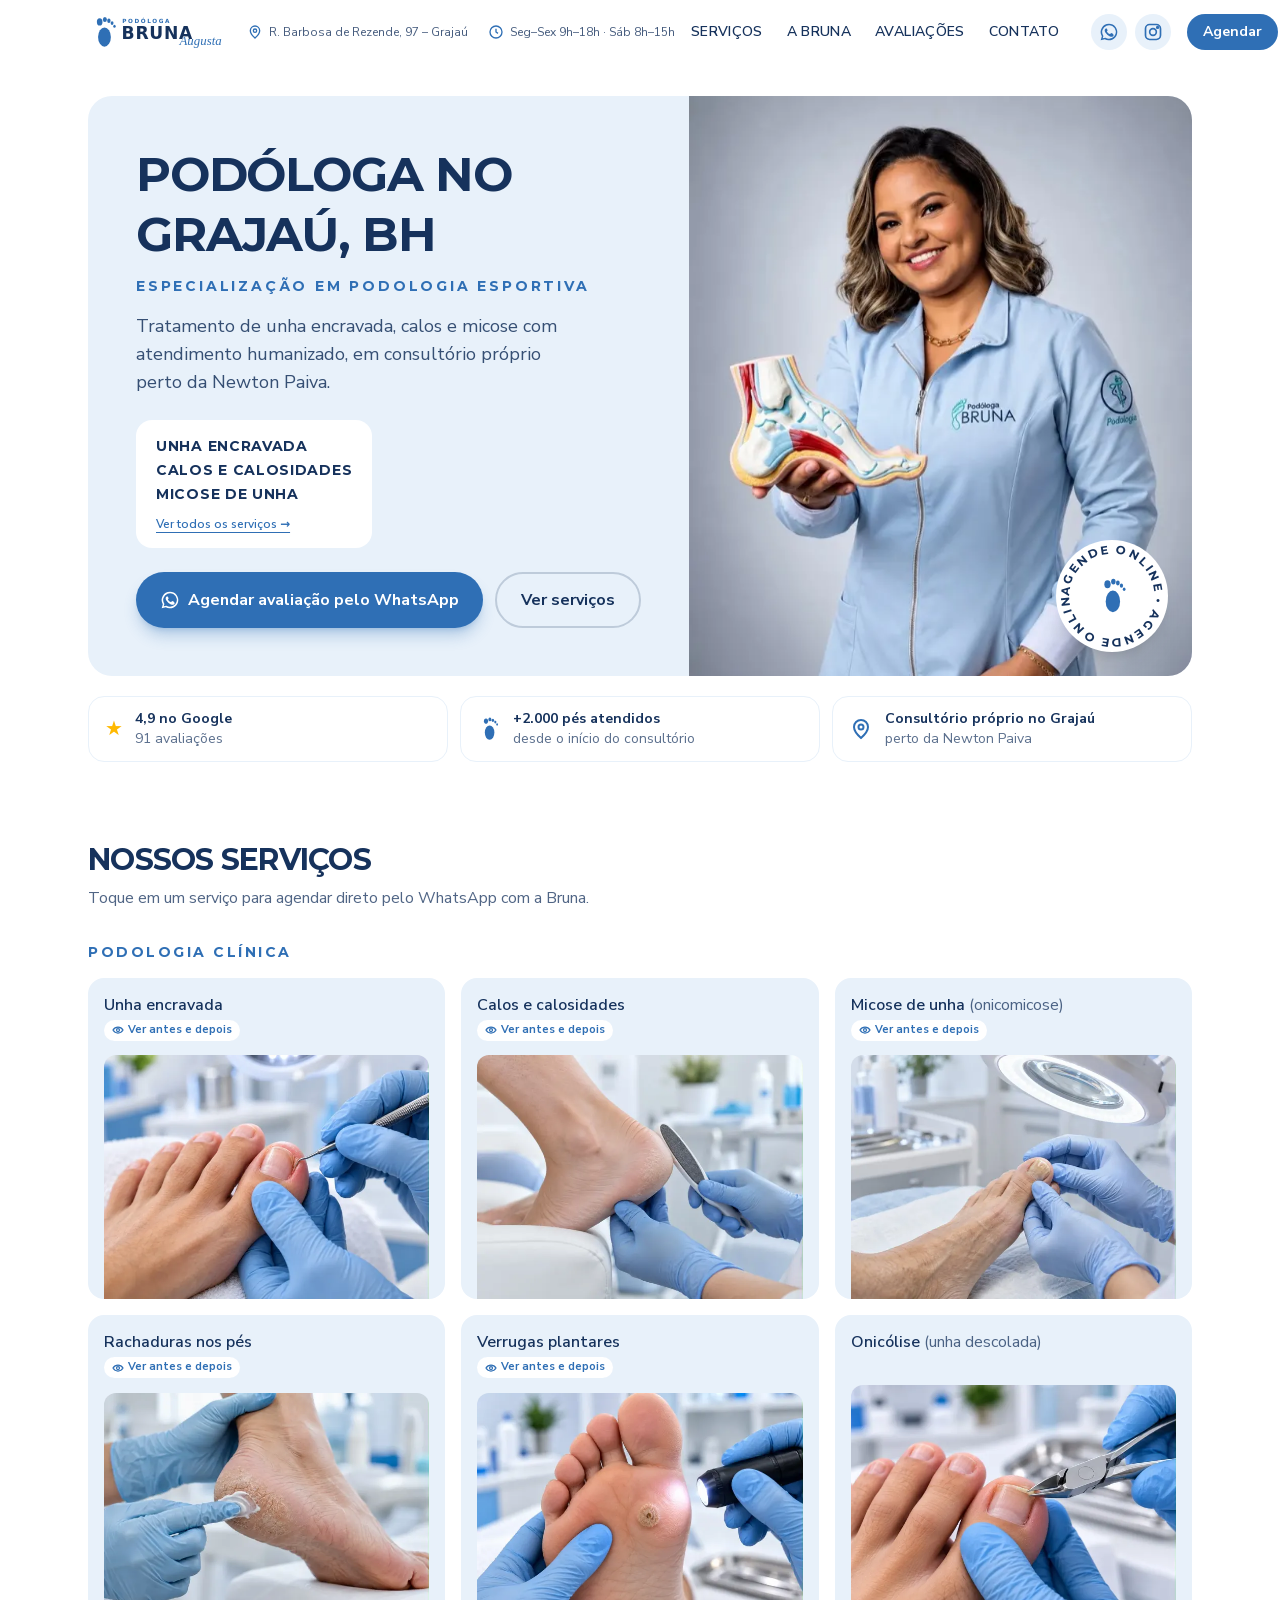
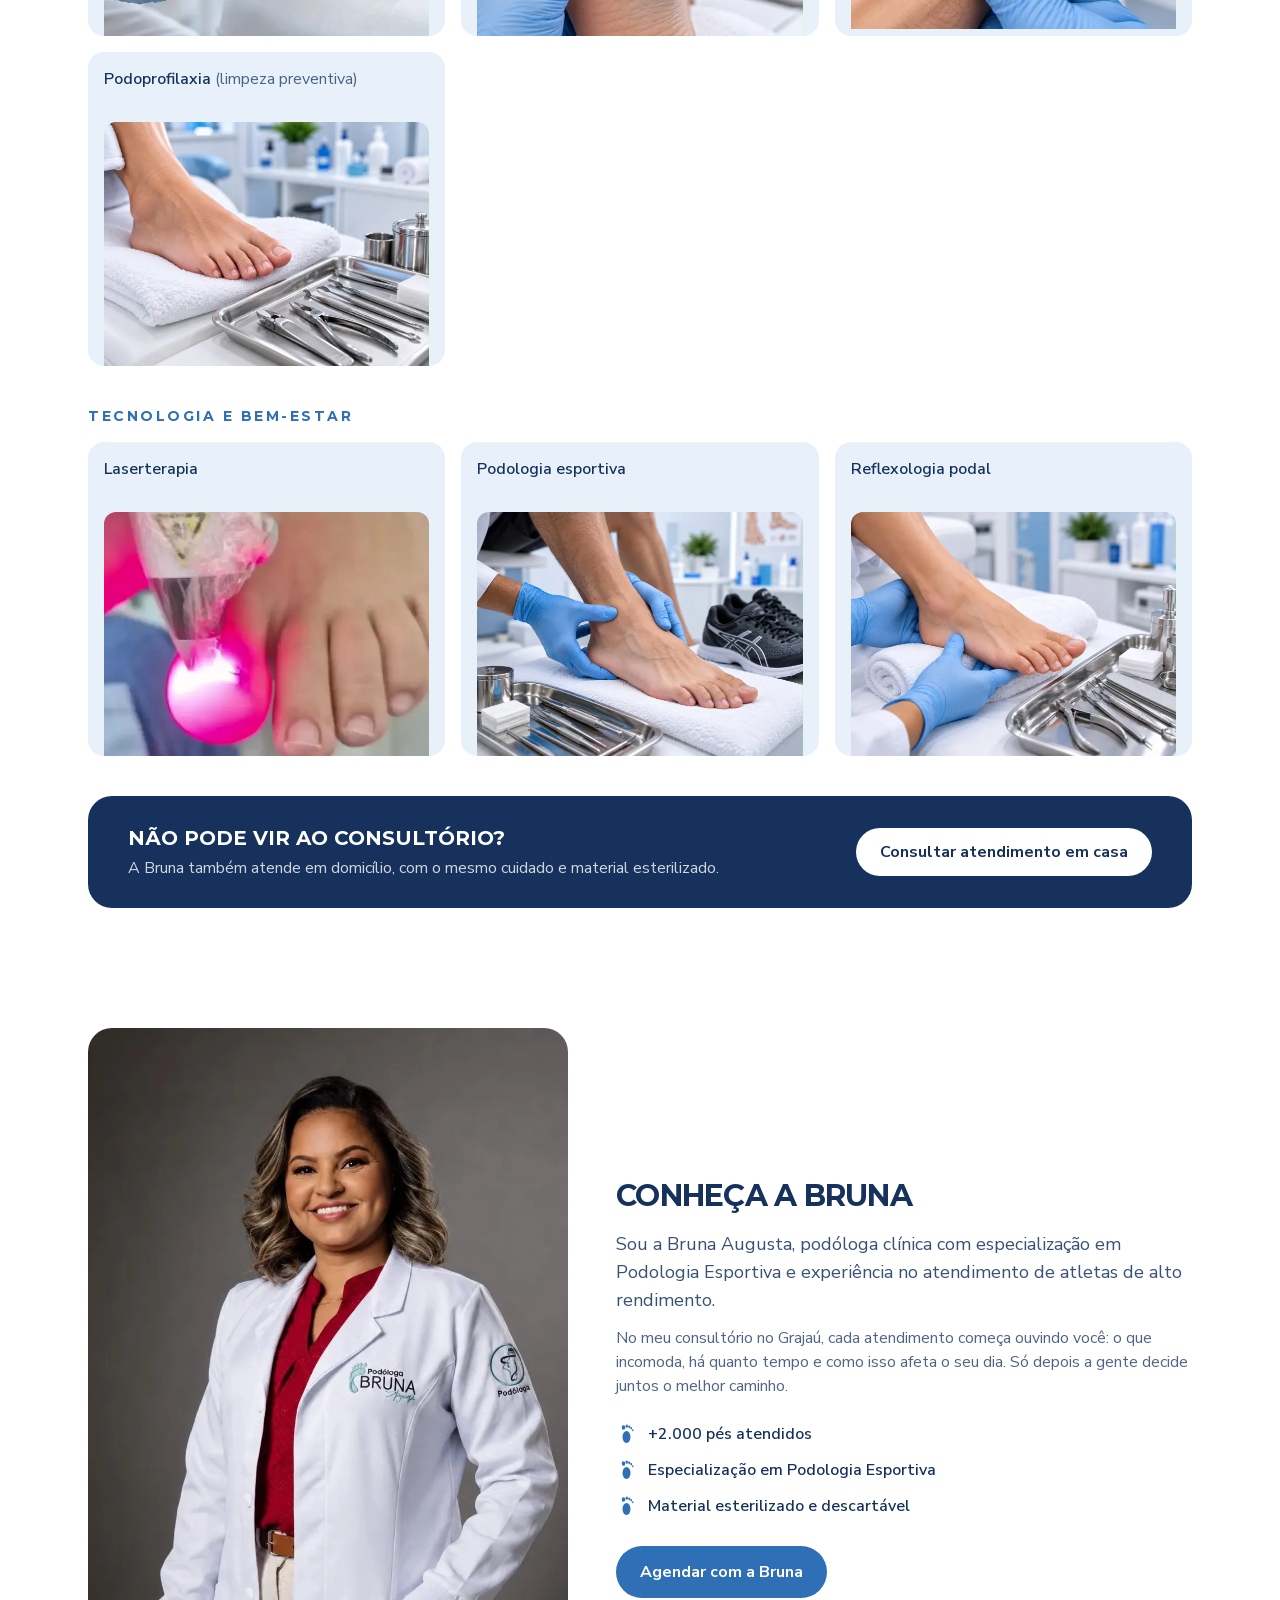
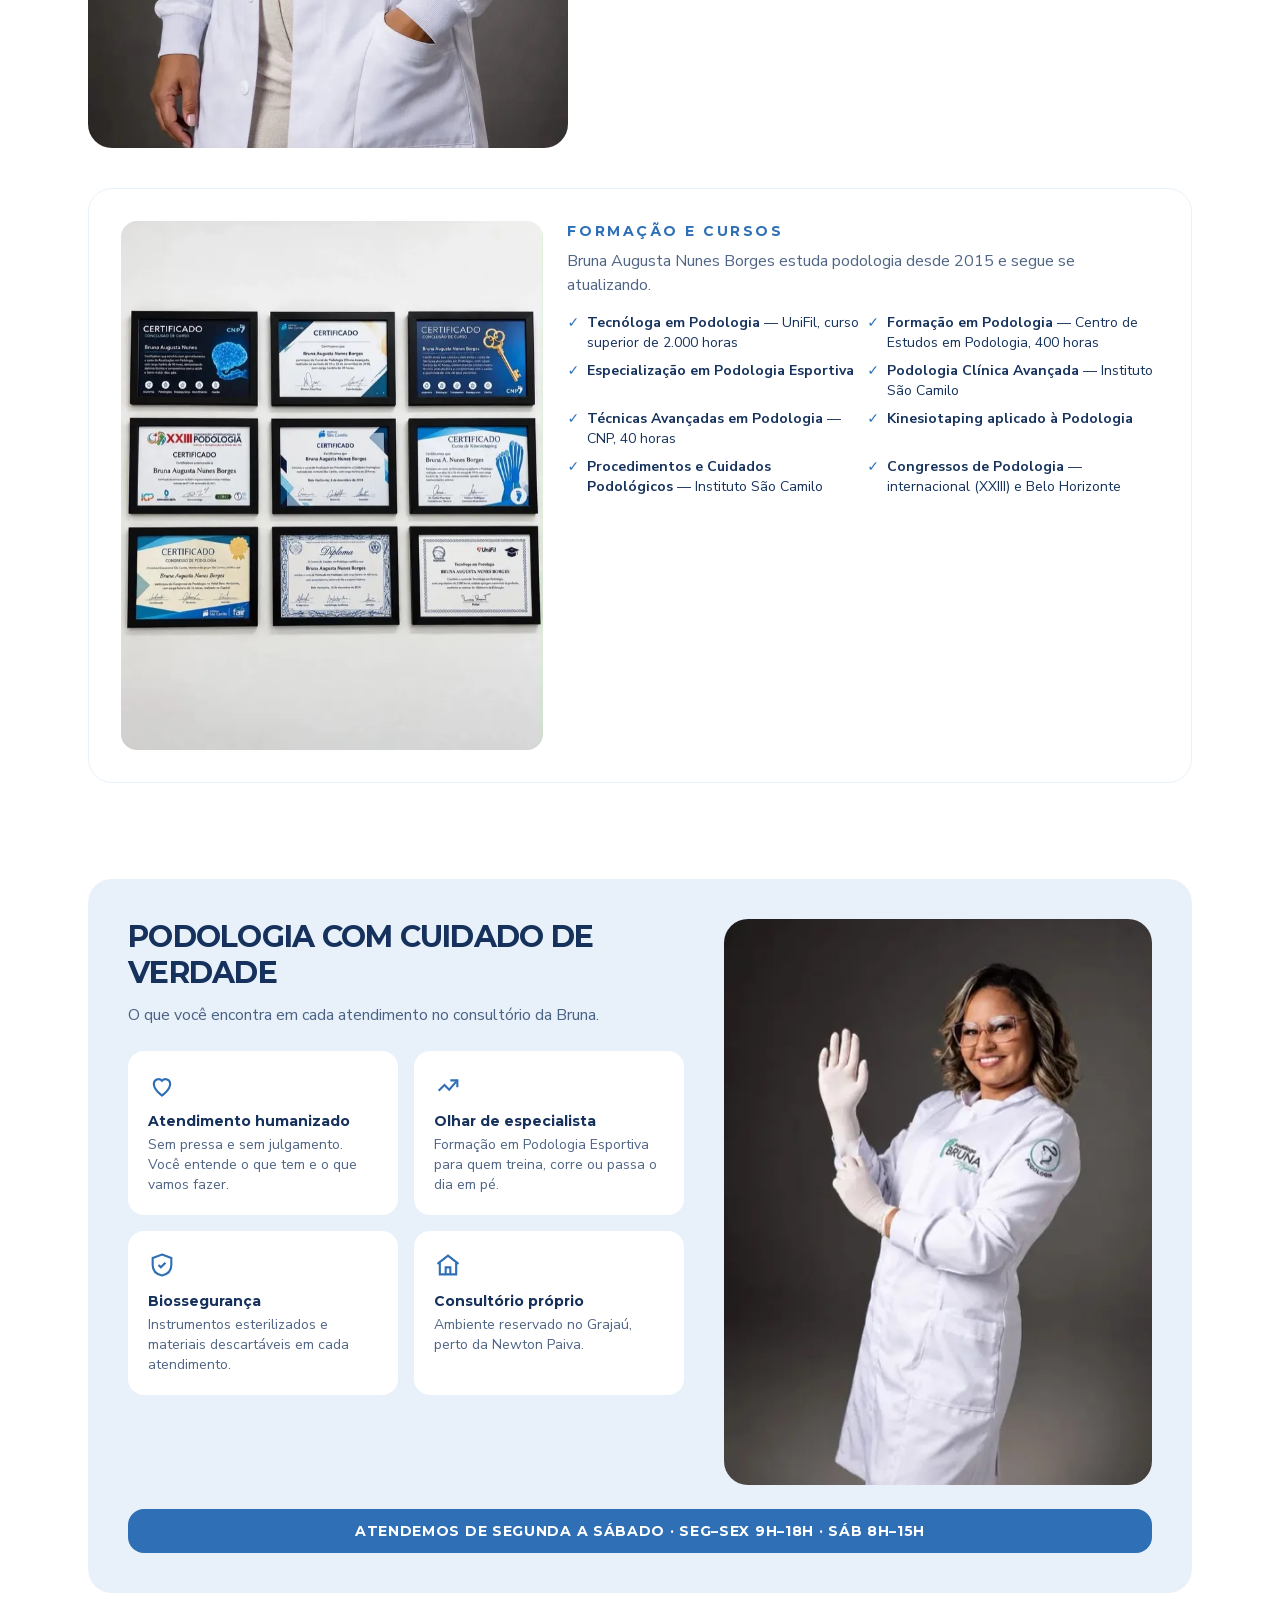
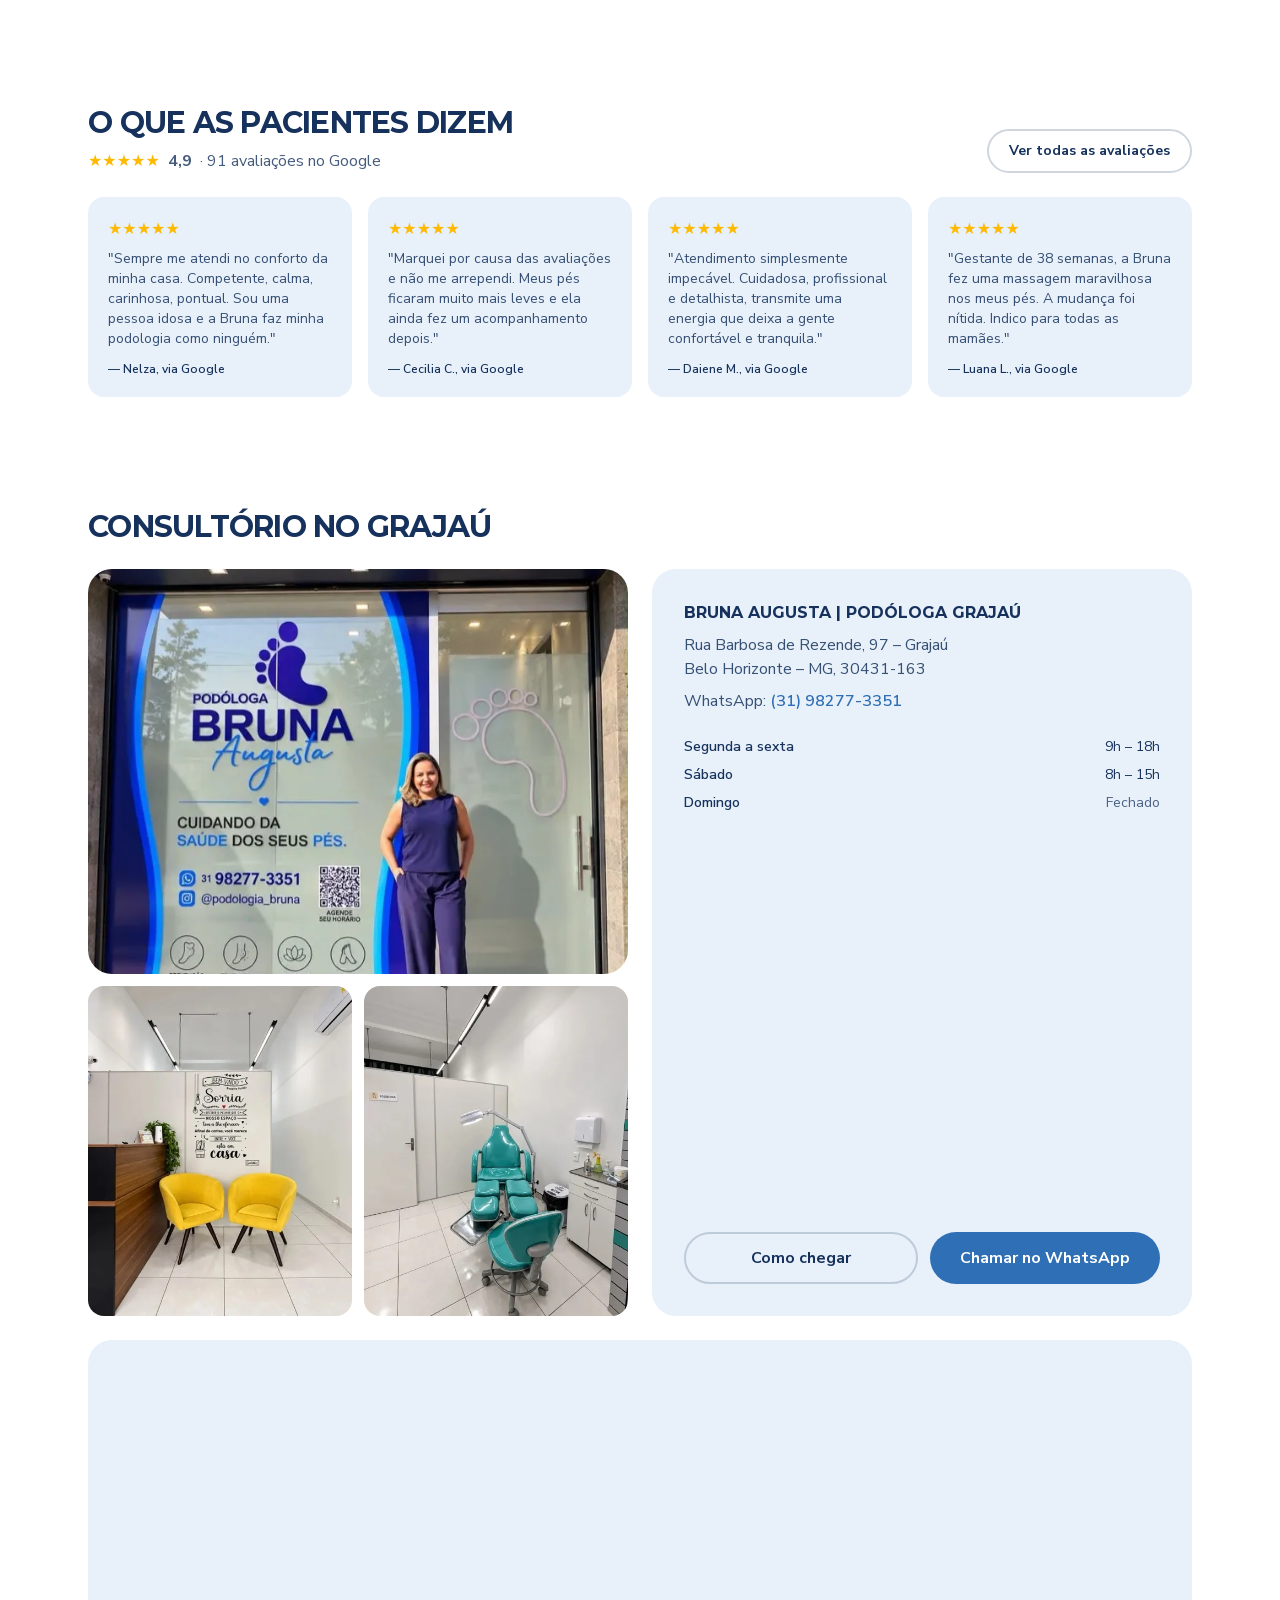
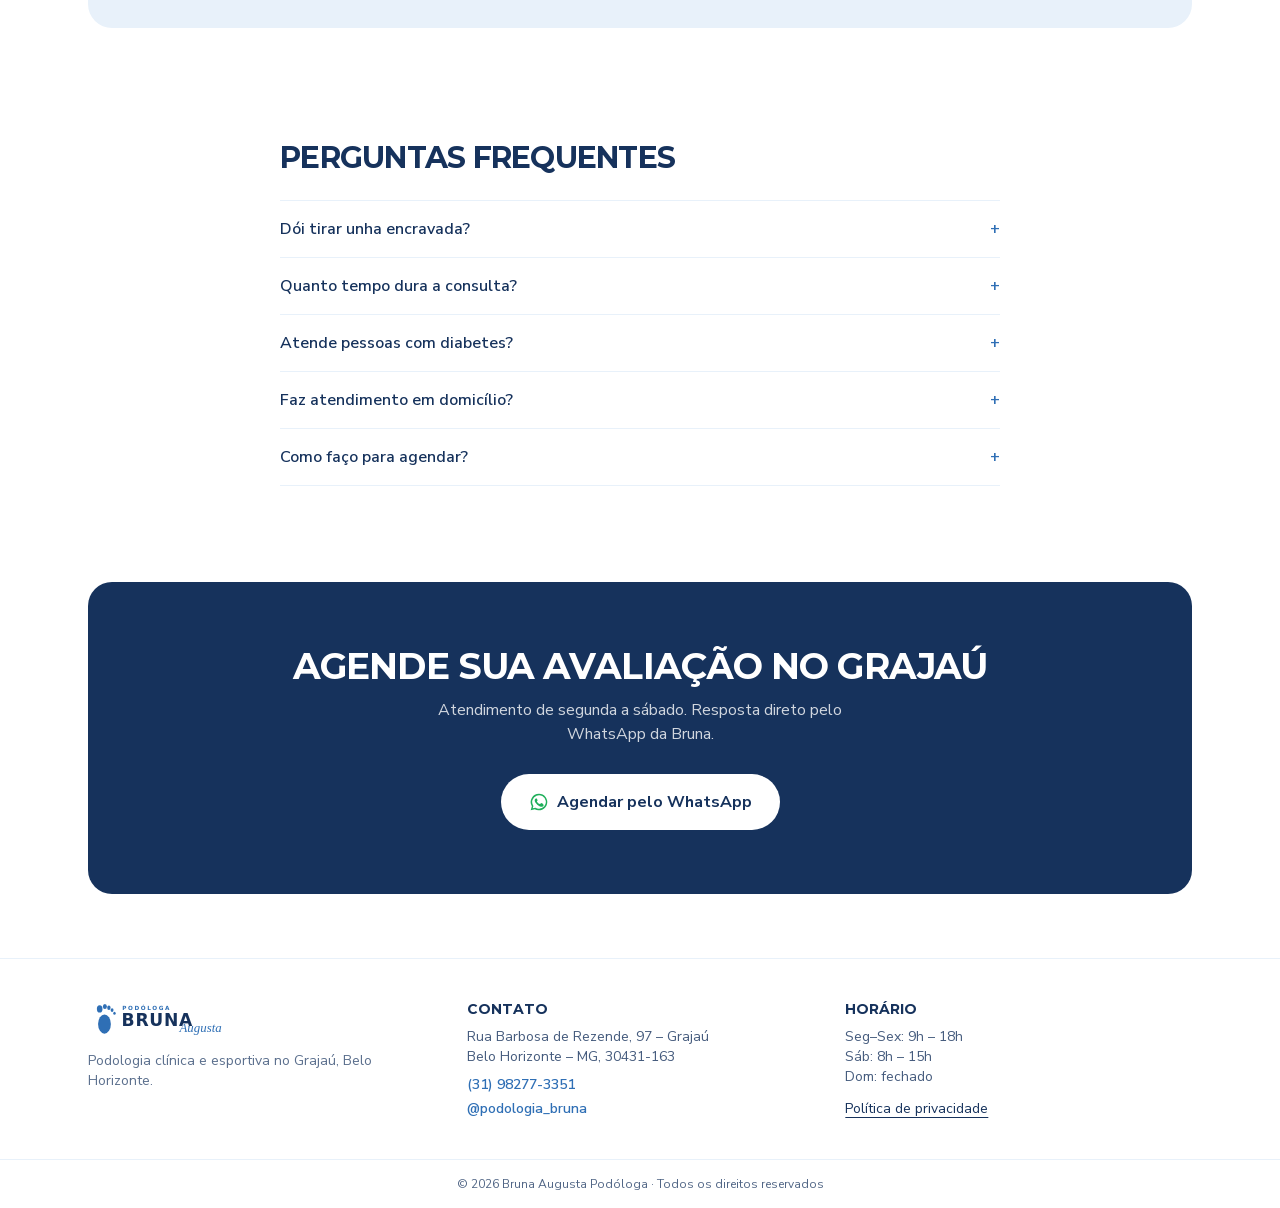
<file: index.html>
<!doctype html>
<html lang="pt-BR">
<head>
  <meta charset="utf-8">
  <meta name="viewport" content="width=device-width, initial-scale=1">
  <title>Podóloga no Grajaú, BH | Bruna Augusta</title>
  <meta name="description" content="Podóloga no Grajaú, Belo Horizonte. Tratamento de unha encravada, calos, micose e laserterapia com atendimento humanizado. Nota 4,9 no Google. Agende pelo WhatsApp.">
  <link rel="canonical" href="https://www.podologabruna.com.br/">
  <meta property="og:type" content="website">
  <meta property="og:locale" content="pt_BR">
  <meta property="og:title" content="Podóloga no Grajaú, BH | Bruna Augusta">
  <meta property="og:description" content="Unha encravada, calos, micose e laserterapia com atendimento humanizado. Nota 4,9 no Google. Agende pelo WhatsApp.">
  <meta property="og:image" content="https://www.podologabruna.com.br/assets/img/og-image.jpg">
  <meta property="og:url" content="https://www.podologabruna.com.br/">
  <meta name="theme-color" content="#16325C">
  <link rel="icon" href="favicon.svg" type="image/svg+xml">
  <link rel="preload" as="font" type="font/woff2" href="assets/fonts/montserrat.woff2" crossorigin>
  <link rel="preload" as="image" fetchpriority="high" imagesrcset="assets/img/hero-bruna-atendendo-640.webp 640w, assets/img/hero-bruna-atendendo-960.webp 960w, assets/img/hero-bruna-atendendo-1280.webp 1280w" imagesizes="(min-width: 768px) 45vw, calc(100vw - 32px)">
  <link rel="stylesheet" href="assets/css/styles.css?v=48275c3">
  <script type="application/ld+json">{"@context":"https://schema.org","@type":["MedicalBusiness","LocalBusiness"],"name":"Bruna Augusta | Podóloga Grajaú","image":"https://www.podologabruna.com.br/assets/img/og-image.jpg","url":"https://www.podologabruna.com.br/","telephone":"+55-31-98277-3351","priceRange":"$$","address":{"@type":"PostalAddress","streetAddress":"Rua Barbosa de Rezende, 97","addressLocality":"Belo Horizonte","addressRegion":"MG","postalCode":"30431-163","addressCountry":"BR"},"geo":{"@type":"GeoCoordinates","latitude":-19.9382503,"longitude":-43.9652466},"areaServed":["Grajaú","Gutierrez","Nova Granada","Prado","Belo Horizonte"],"openingHoursSpecification":[{"@type":"OpeningHoursSpecification","dayOfWeek":["Monday","Tuesday","Wednesday","Thursday","Friday"],"opens":"09:00","closes":"18:00"},{"@type":"OpeningHoursSpecification","dayOfWeek":"Saturday","opens":"08:00","closes":"15:00"}],"aggregateRating":{"@type":"AggregateRating","ratingValue":"4.9","reviewCount":"91"},"sameAs":["https://www.instagram.com/podologia_bruna/"],"medicalSpecialty":"Podiatric"}</script>
</head>
<body>

<!-- TOPO -->
<header class="fixed inset-x-0 top-0 z-40 bg-white transition-shadow">
  <div class="mx-auto flex max-w-6xl items-center gap-4 px-4 py-3 lg:px-6">
    <a href="#inicio" class="shrink-0" aria-label="Podóloga Bruna Augusta – início">
      <img src="assets/img/logo.svg" alt="Logotipo Podóloga Bruna Augusta" width="150" height="42" class="h-9 w-auto md:h-10">
    </a>

    <div class="hidden xl:flex items-center gap-5 text-xs text-marinho/80 whitespace-nowrap">
      <span class="flex items-center gap-1.5">
        <svg class="h-4 w-4 text-azul" viewBox="0 0 24 24" fill="none" stroke="currentColor" stroke-width="2" aria-hidden="true"><path d="M12 21s-7-6.2-7-11a7 7 0 0 1 14 0c0 4.8-7 11-7 11z"/><circle cx="12" cy="10" r="2.5"/></svg>
        R. Barbosa de Rezende, 97 – Grajaú
      </span>
      <span class="flex items-center gap-1.5">
        <svg class="h-4 w-4 text-azul" viewBox="0 0 24 24" fill="none" stroke="currentColor" stroke-width="2" aria-hidden="true"><circle cx="12" cy="12" r="9"/><path d="M12 7v5l3 2"/></svg>
        Seg–Sex 9h–18h · Sáb 8h–15h
      </span>
    </div>

    <nav class="ml-auto hidden md:flex items-center gap-6 text-sm font-semibold uppercase tracking-wide whitespace-nowrap" aria-label="Principal">
      <a href="#servicos" class="hover:text-azul">Serviços</a>
      <a href="#bruna" class="hover:text-azul">A Bruna</a>
      <a href="#avaliacoes" class="hover:text-azul">Avaliações</a>
      <a href="#contato" class="hover:text-azul">Contato</a>
    </nav>

    <div class="hidden md:flex items-center gap-2 md:ml-4">
      <a href="https://wa.me/553182773351?text=Ol%C3%A1%2C%20vim%20do%20site%20e%20quero%20agendar%20uma%20avalia%C3%A7%C3%A3o" class="js-wa grid h-9 w-9 place-items-center rounded-full bg-azul-claro text-azul hover:bg-azul hover:text-white" aria-label="WhatsApp">
        <svg class="h-5 w-5" viewBox="0 0 24 24" fill="currentColor" aria-hidden="true"><path d="M12 2a10 10 0 0 0-8.6 15.1L2 22l5-1.3A10 10 0 1 0 12 2zm0 18.2a8.2 8.2 0 0 1-4.2-1.2l-.3-.2-3 .8.8-2.9-.2-.3A8.2 8.2 0 1 1 12 20.2zm4.5-6.1c-.2-.1-1.5-.7-1.7-.8s-.4-.1-.6.1-.6.8-.8 1c-.1.2-.3.2-.5.1a6.7 6.7 0 0 1-3.3-2.9c-.3-.4.3-.4.7-1.3.1-.2 0-.3 0-.4l-.8-1.8c-.2-.5-.4-.4-.6-.4h-.5a1 1 0 0 0-.7.3 3 3 0 0 0-.9 2.2 5.2 5.2 0 0 0 1.1 2.8 11.9 11.9 0 0 0 4.6 4c1.7.7 2.3.8 3.1.7a2.7 2.7 0 0 0 1.8-1.3 2.2 2.2 0 0 0 .1-1.2c0-.2-.2-.2-.4-.3z"/></svg>
      </a>
      <a href="https://www.instagram.com/podologia_bruna/" target="_blank" rel="noopener" class="grid h-9 w-9 place-items-center rounded-full bg-azul-claro text-azul hover:bg-azul hover:text-white" aria-label="Instagram">
        <svg class="h-5 w-5" viewBox="0 0 24 24" fill="none" stroke="currentColor" stroke-width="2" aria-hidden="true"><rect x="3" y="3" width="18" height="18" rx="5"/><circle cx="12" cy="12" r="4"/><circle cx="17.5" cy="6.5" r="1" fill="currentColor"/></svg>
      </a>
    </div>

    <a href="https://wa.me/553182773351?text=Ol%C3%A1%2C%20vim%20do%20site%20e%20quero%20agendar%20uma%20avalia%C3%A7%C3%A3o" class="js-wa ml-auto md:ml-0 rounded-full bg-azul px-4 py-2 text-sm font-bold text-white hover:bg-marinho">Agendar</a>

    <button id="menu-btn" class="md:hidden grid h-10 w-10 place-items-center rounded-full text-marinho" aria-expanded="false" aria-controls="menu-mobile" aria-label="Abrir menu">
      <svg class="h-6 w-6" viewBox="0 0 24 24" fill="none" stroke="currentColor" stroke-width="2" aria-hidden="true"><path d="M4 7h16M4 12h16M4 17h16"/></svg>
    </button>
  </div>

  <nav id="menu-mobile" hidden class="md:hidden border-t border-azul-claro bg-white px-4 py-3" aria-label="Menu do celular">
    <a href="#servicos" class="block py-2 font-semibold">Serviços</a>
    <a href="#bruna" class="block py-2 font-semibold">A Bruna</a>
    <a href="#avaliacoes" class="block py-2 font-semibold">Avaliações</a>
    <a href="#contato" class="block py-2 font-semibold">Contato</a>
    <div class="mt-2 flex gap-3 border-t border-azul-claro pt-3 text-sm">
      <a href="https://www.instagram.com/podologia_bruna/" target="_blank" rel="noopener" class="text-azul font-semibold">Instagram</a>
      <span class="text-marinho/75">R. Barbosa de Rezende, 97 – Grajaú</span>
    </div>
  </nav>
</header>

<main id="inicio" class="pt-20 md:pt-24">

<!-- HERO -->
<section class="mx-auto max-w-6xl px-4 lg:px-6">
  <div class="relative overflow-hidden rounded-3xl bg-azul-claro">
    <div class="grid md:grid-cols-[1.1fr_1fr]">
      <div class="flex flex-col justify-center p-6 md:p-10 lg:p-12">
        <h1 class="text-3xl leading-tight md:text-4xl lg:text-5xl">Podóloga no Grajaú, BH</h1>
        <p class="mt-3 font-titulo text-xs font-bold uppercase tracking-[0.2em] text-azul md:text-sm">Especialização em Podologia Esportiva</p>
        <p class="mt-4 max-w-md text-base text-marinho/85 md:text-lg">Tratamento de unha encravada, calos e micose com atendimento humanizado, em consultório próprio perto da Newton Paiva.</p>

        <div class="mt-6 inline-flex w-fit flex-col gap-1 rounded-2xl bg-white px-5 py-4 font-titulo text-xs font-bold uppercase tracking-wider md:text-sm">
          <span>Unha encravada</span>
          <span>Calos e calosidades</span>
          <span>Micose de unha</span>
          <a href="#servicos" class="mt-2 font-texto text-xs font-semibold normal-case tracking-normal text-azul underline underline-offset-4">Ver todos os serviços →</a>
        </div>

        <div class="mt-6 flex flex-col gap-3 sm:flex-row">
          <a href="https://wa.me/553182773351?text=Ol%C3%A1%2C%20vim%20do%20site%20e%20quero%20agendar%20uma%20avalia%C3%A7%C3%A3o" class="js-wa inline-flex items-center justify-center gap-2 md:whitespace-nowrap rounded-full bg-azul px-6 py-3.5 text-base font-bold text-white shadow-lg shadow-azul/30 hover:bg-marinho">
            <svg class="h-5 w-5" viewBox="0 0 24 24" fill="currentColor" aria-hidden="true"><path d="M12 2a10 10 0 0 0-8.6 15.1L2 22l5-1.3A10 10 0 1 0 12 2zm0 18.2a8.2 8.2 0 0 1-4.2-1.2l-.3-.2-3 .8.8-2.9-.2-.3A8.2 8.2 0 1 1 12 20.2zm4.5-6.1c-.2-.1-1.5-.7-1.7-.8s-.4-.1-.6.1-.6.8-.8 1c-.1.2-.3.2-.5.1a6.7 6.7 0 0 1-3.3-2.9c-.3-.4.3-.4.7-1.3.1-.2 0-.3 0-.4l-.8-1.8c-.2-.5-.4-.4-.6-.4h-.5a1 1 0 0 0-.7.3 3 3 0 0 0-.9 2.2 5.2 5.2 0 0 0 1.1 2.8 11.9 11.9 0 0 0 4.6 4c1.7.7 2.3.8 3.1.7a2.7 2.7 0 0 0 1.8-1.3 2.2 2.2 0 0 0 .1-1.2c0-.2-.2-.2-.4-.3z"/></svg>
            Agendar avaliação pelo WhatsApp
          </a>
          <a href="#servicos" class="inline-flex items-center justify-center md:whitespace-nowrap rounded-full border-2 border-marinho/20 px-6 py-3.5 text-base font-bold text-marinho hover:border-marinho">Ver serviços</a>
        </div>
      </div>

      <div class="relative aspect-[3/4] md:aspect-auto md:min-h-[560px]">
        <img src="assets/img/hero-bruna-atendendo-640.webp" srcset="assets/img/hero-bruna-atendendo-640.webp 640w, assets/img/hero-bruna-atendendo-960.webp 960w, assets/img/hero-bruna-atendendo-1280.webp 1280w" sizes="(min-width: 768px) 45vw, calc(100vw - 32px)" width="640" height="960" fetchpriority="high" alt="Podóloga Bruna Augusta sorrindo, de jaleco azul, segurando um modelo anatômico do pé" class="absolute inset-0 h-full w-full object-cover object-top">
        <a href="https://wa.me/553182773351?text=Ol%C3%A1%2C%20vim%20do%20site%20e%20quero%20agendar%20uma%20avalia%C3%A7%C3%A3o" class="js-wa absolute bottom-4 right-4 grid h-28 w-28 place-items-center rounded-full bg-white shadow-xl md:bottom-6 md:right-6">
          <svg class="selo-girando absolute inset-0 h-full w-full" viewBox="0 0 100 100" role="img" aria-label="Agende online">
            <defs><path id="circ" d="M50,50 m-38,0 a38,38 0 1,1 76,0 a38,38 0 1,1 -76,0"/></defs>
            <text class="font-titulo" font-size="10.5" font-weight="700" fill="#16325C" letter-spacing="1.5"><textPath href="#circ" aria-hidden="true">AGENDE ONLINE • AGENDE ONLINE •</textPath></text>
          </svg>
          <svg class="h-9 w-9 text-azul" viewBox="0 0 64 80" fill="currentColor" aria-hidden="true"><ellipse cx="34" cy="52" rx="16" ry="24"/><ellipse cx="22" cy="14" rx="7" ry="9"/><ellipse cx="35" cy="8" rx="5" ry="6.5"/><ellipse cx="45" cy="11" rx="4.2" ry="5.5"/><ellipse cx="53" cy="17" rx="3.6" ry="4.6"/><ellipse cx="59" cy="25" rx="3" ry="3.8"/></svg>
        </a>
      </div>
    </div>
  </div>

  <!-- faixa de confiança -->
  <ul class="mt-5 grid gap-3 sm:grid-cols-3">
    <li class="flex items-center gap-3 rounded-2xl border border-azul-claro px-4 py-3">
      <span class="text-xl text-amber-400" aria-hidden="true">★</span>
      <span class="text-sm"><strong class="font-bold">4,9 no Google</strong><br><span class="text-marinho/70">91 avaliações</span></span>
    </li>
    <li class="flex items-center gap-3 rounded-2xl border border-azul-claro px-4 py-3">
      <svg class="h-6 w-6 shrink-0 text-azul" viewBox="0 0 64 80" fill="currentColor" aria-hidden="true"><ellipse cx="34" cy="52" rx="16" ry="24"/><ellipse cx="22" cy="14" rx="7" ry="9"/><ellipse cx="35" cy="8" rx="5" ry="6.5"/><ellipse cx="45" cy="11" rx="4.2" ry="5.5"/><ellipse cx="53" cy="17" rx="3.6" ry="4.6"/><ellipse cx="59" cy="25" rx="3" ry="3.8"/></svg>
      <span class="text-sm"><strong class="font-bold">+2.000 pés atendidos</strong><br><span class="text-marinho/70">desde o início do consultório</span></span>
    </li>
    <li class="flex items-center gap-3 rounded-2xl border border-azul-claro px-4 py-3">
      <svg class="h-6 w-6 shrink-0 text-azul" viewBox="0 0 24 24" fill="none" stroke="currentColor" stroke-width="2" aria-hidden="true"><path d="M12 21s-7-6.2-7-11a7 7 0 0 1 14 0c0 4.8-7 11-7 11z"/><circle cx="12" cy="10" r="2.5"/></svg>
      <span class="text-sm"><strong class="font-bold">Consultório próprio no Grajaú</strong><br><span class="text-marinho/70">perto da Newton Paiva</span></span>
    </li>
  </ul>
</section>

<!-- SERVICOS -->
<section id="servicos" class="mx-auto max-w-6xl px-4 py-14 md:py-20 lg:px-6">
  <h2 class="text-2xl md:text-3xl">Nossos serviços</h2>
  <p class="mt-2 max-w-xl text-marinho/75">Toque em um serviço para agendar direto pelo WhatsApp com a Bruna.</p>

  <h3 class="mt-8 text-sm text-azul tracking-[0.18em]">Podologia clínica</h3>
  <div class="mt-4 grid grid-cols-2 gap-3 md:grid-cols-3 md:gap-4">
    <a href="https://wa.me/553182773351?text=Ol%C3%A1%2C%20vim%20do%20site%20e%20quero%20agendar%3A%20Unha%20encravada" data-msg="Olá, vim do site e quero agendar: Unha encravada" data-casos class="js-wa group relative overflow-hidden rounded-2xl bg-azul-claro p-4 pb-0 transition hover:-translate-y-0.5 hover:shadow-lg">
      <span class="block text-sm font-semibold leading-snug md:text-base">Unha encravada</span>
      <span class="mt-1 inline-flex items-center gap-1 rounded-full bg-white px-2 py-0.5 text-[11px] font-bold text-azul"><svg class="h-3 w-3" viewBox="0 0 24 24" fill="none" stroke="currentColor" stroke-width="2.5" aria-hidden="true"><path d="M2 12s3.5-6 10-6 10 6 10 6-3.5 6-10 6S2 12 2 12z"/><circle cx="12" cy="12" r="3"/></svg>Ver antes e depois</span>
      <img src="assets/img/servico-unha-encravada-ia-640.webp" width="640" height="480" loading="lazy" alt="Tratamento de unha encravada no consultório de podologia" class="mt-3 aspect-[4/3] w-full rounded-t-xl object-cover">
    </a>
    <a href="https://wa.me/553182773351?text=Ol%C3%A1%2C%20vim%20do%20site%20e%20quero%20agendar%3A%20Calos%20e%20calosidades" data-msg="Olá, vim do site e quero agendar: Calos e calosidades" data-casos class="js-wa group relative overflow-hidden rounded-2xl bg-azul-claro p-4 pb-0 transition hover:-translate-y-0.5 hover:shadow-lg">
      <span class="block text-sm font-semibold leading-snug md:text-base">Calos e calosidades</span>
      <span class="mt-1 inline-flex items-center gap-1 rounded-full bg-white px-2 py-0.5 text-[11px] font-bold text-azul"><svg class="h-3 w-3" viewBox="0 0 24 24" fill="none" stroke="currentColor" stroke-width="2.5" aria-hidden="true"><path d="M2 12s3.5-6 10-6 10 6 10 6-3.5 6-10 6S2 12 2 12z"/><circle cx="12" cy="12" r="3"/></svg>Ver antes e depois</span>
      <img src="assets/img/servico-calos-ia-640.webp" width="640" height="480" loading="lazy" alt="Remoção de calos e calosidades no calcanhar com luvas azuis" class="mt-3 aspect-[4/3] w-full rounded-t-xl object-cover">
    </a>
    <a href="https://wa.me/553182773351?text=Ol%C3%A1%2C%20vim%20do%20site%20e%20quero%20agendar%3A%20Micose%20de%20unha" data-msg="Olá, vim do site e quero agendar: Micose de unha" data-casos class="js-wa group relative overflow-hidden rounded-2xl bg-azul-claro p-4 pb-0 transition hover:-translate-y-0.5 hover:shadow-lg">
      <span class="block text-sm font-semibold leading-snug md:text-base">Micose de unha <span class="font-normal text-marinho/75">(onicomicose)</span></span>
      <span class="mt-1 inline-flex items-center gap-1 rounded-full bg-white px-2 py-0.5 text-[11px] font-bold text-azul"><svg class="h-3 w-3" viewBox="0 0 24 24" fill="none" stroke="currentColor" stroke-width="2.5" aria-hidden="true"><path d="M2 12s3.5-6 10-6 10 6 10 6-3.5 6-10 6S2 12 2 12z"/><circle cx="12" cy="12" r="3"/></svg>Ver antes e depois</span>
      <img src="assets/img/servico-micose-ia-640.webp" width="640" height="480" loading="lazy" alt="Avaliação de micose de unha com lupa de LED" class="mt-3 aspect-[4/3] w-full rounded-t-xl object-cover">
    </a>
    <a href="https://wa.me/553182773351?text=Ol%C3%A1%2C%20vim%20do%20site%20e%20quero%20agendar%3A%20Rachaduras%20nos%20p%C3%A9s" data-msg="Olá, vim do site e quero agendar: Rachaduras nos pés" data-casos class="js-wa group relative overflow-hidden rounded-2xl bg-azul-claro p-4 pb-0 transition hover:-translate-y-0.5 hover:shadow-lg">
      <span class="block text-sm font-semibold leading-snug md:text-base">Rachaduras nos pés</span>
      <span class="mt-1 inline-flex items-center gap-1 rounded-full bg-white px-2 py-0.5 text-[11px] font-bold text-azul"><svg class="h-3 w-3" viewBox="0 0 24 24" fill="none" stroke="currentColor" stroke-width="2.5" aria-hidden="true"><path d="M2 12s3.5-6 10-6 10 6 10 6-3.5 6-10 6S2 12 2 12z"/><circle cx="12" cy="12" r="3"/></svg>Ver antes e depois</span>
      <img src="assets/img/servico-rachaduras-ia-640.webp" width="640" height="480" loading="lazy" alt="Hidratação de calcanhar com rachaduras durante atendimento" class="mt-3 aspect-[4/3] w-full rounded-t-xl object-cover">
    </a>
    <a href="https://wa.me/553182773351?text=Ol%C3%A1%2C%20vim%20do%20site%20e%20quero%20agendar%3A%20Verrugas%20plantares" data-msg="Olá, vim do site e quero agendar: Verrugas plantares" data-casos class="js-wa group relative overflow-hidden rounded-2xl bg-azul-claro p-4 pb-0 transition hover:-translate-y-0.5 hover:shadow-lg">
      <span class="block text-sm font-semibold leading-snug md:text-base">Verrugas plantares</span>
      <span class="mt-1 inline-flex items-center gap-1 rounded-full bg-white px-2 py-0.5 text-[11px] font-bold text-azul"><svg class="h-3 w-3" viewBox="0 0 24 24" fill="none" stroke="currentColor" stroke-width="2.5" aria-hidden="true"><path d="M2 12s3.5-6 10-6 10 6 10 6-3.5 6-10 6S2 12 2 12z"/><circle cx="12" cy="12" r="3"/></svg>Ver antes e depois</span>
      <img src="assets/img/servico-verrugas-ia-640.webp" width="640" height="480" loading="lazy" alt="Exame da sola do pé com lanterna clínica para verrugas plantares" class="mt-3 aspect-[4/3] w-full rounded-t-xl object-cover">
    </a>
    <a href="https://wa.me/553182773351?text=Ol%C3%A1%2C%20vim%20do%20site%20e%20quero%20agendar%3A%20Onic%C3%B3lise" data-msg="Olá, vim do site e quero agendar: Onicólise" class="js-wa group relative overflow-hidden rounded-2xl bg-azul-claro p-4 pb-0 transition hover:-translate-y-0.5 hover:shadow-lg">
      <span class="block text-sm font-semibold leading-snug md:text-base">Onicólise <span class="font-normal text-marinho/75">(unha descolada)</span></span>
      <span class="mt-1 block text-xs font-bold text-azul md:opacity-0 md:transition md:group-hover:opacity-100">Agendar →</span>
      <img src="assets/img/servico-onicolise-ia-640.webp" width="640" height="480" loading="lazy" alt="Corte técnico de unha do pé com alicate clínico" class="mt-3 aspect-[4/3] w-full rounded-t-xl object-cover">
    </a>
    <a href="https://wa.me/553182773351?text=Ol%C3%A1%2C%20vim%20do%20site%20e%20quero%20agendar%3A%20Podoprofilaxia" data-msg="Olá, vim do site e quero agendar: Podoprofilaxia" class="js-wa group relative overflow-hidden rounded-2xl bg-azul-claro p-4 pb-0 transition hover:-translate-y-0.5 hover:shadow-lg">
      <span class="block text-sm font-semibold leading-snug md:text-base">Podoprofilaxia <span class="font-normal text-marinho/75">(limpeza preventiva)</span></span>
      <span class="mt-1 block text-xs font-bold text-azul md:opacity-0 md:transition md:group-hover:opacity-100">Agendar →</span>
      <img src="assets/img/servico-podoprofilaxia-ia-640.webp" width="640" height="480" loading="lazy" alt="Pé apoiado em toalha branca ao lado de kit esterilizado de podologia" class="mt-3 aspect-[4/3] w-full rounded-t-xl object-cover">
    </a>
  </div>

  <h3 class="mt-10 text-sm text-azul tracking-[0.18em]">Tecnologia e bem-estar</h3>
  <div class="mt-4 grid grid-cols-2 gap-3 md:grid-cols-3 md:gap-4">
    <a href="https://wa.me/553182773351?text=Ol%C3%A1%2C%20vim%20do%20site%20e%20quero%20agendar%3A%20Laserterapia" data-msg="Olá, vim do site e quero agendar: Laserterapia" class="js-wa group relative overflow-hidden rounded-2xl bg-azul-claro p-4 pb-0 transition hover:-translate-y-0.5 hover:shadow-lg">
      <span class="block text-sm font-semibold leading-snug md:text-base">Laserterapia</span>
      <span class="mt-1 block text-xs font-bold text-azul md:opacity-0 md:transition md:group-hover:opacity-100">Agendar →</span>
      <img src="assets/img/servico-laserterapia-640.webp" width="640" height="480" loading="lazy" alt="Aplicação de laserterapia no dedo do pé no consultório da Bruna" class="mt-3 aspect-[4/3] w-full rounded-t-xl object-cover">
    </a>
    <a href="https://wa.me/553182773351?text=Ol%C3%A1%2C%20vim%20do%20site%20e%20quero%20agendar%3A%20Podologia%20esportiva" data-msg="Olá, vim do site e quero agendar: Podologia esportiva" class="js-wa group relative overflow-hidden rounded-2xl bg-azul-claro p-4 pb-0 transition hover:-translate-y-0.5 hover:shadow-lg">
      <span class="block text-sm font-semibold leading-snug md:text-base">Podologia esportiva</span>
      <span class="mt-1 block text-xs font-bold text-azul md:opacity-0 md:transition md:group-hover:opacity-100">Agendar →</span>
      <img src="assets/img/servico-esportiva-ia-640.webp" width="640" height="480" loading="lazy" alt="Avaliação de pé de atleta com tênis de corrida ao lado" class="mt-3 aspect-[4/3] w-full rounded-t-xl object-cover">
    </a>
    <a href="https://wa.me/553182773351?text=Ol%C3%A1%2C%20vim%20do%20site%20e%20quero%20agendar%3A%20Reflexologia%20podal" data-msg="Olá, vim do site e quero agendar: Reflexologia podal" class="js-wa group relative overflow-hidden rounded-2xl bg-azul-claro p-4 pb-0 transition hover:-translate-y-0.5 hover:shadow-lg">
      <span class="block text-sm font-semibold leading-snug md:text-base">Reflexologia podal</span>
      <span class="mt-1 block text-xs font-bold text-azul md:opacity-0 md:transition md:group-hover:opacity-100">Agendar →</span>
      <img src="assets/img/servico-reflexologia-ia-640.webp" width="640" height="480" loading="lazy" alt="Massagem de reflexologia podal pressionando o arco do pé" class="mt-3 aspect-[4/3] w-full rounded-t-xl object-cover">
    </a>
  </div>

  <!-- domicílio -->
  <div class="mt-10 flex flex-col items-start gap-4 rounded-3xl bg-marinho px-6 py-7 text-white md:flex-row md:items-center md:justify-between md:px-10">
    <div>
      <p class="font-titulo text-lg font-bold uppercase md:text-xl">Não pode vir ao consultório?</p>
      <p class="mt-1 text-white/80">A Bruna também atende em domicílio, com o mesmo cuidado e material esterilizado.</p>
    </div>
    <a href="https://wa.me/553182773351?text=Ol%C3%A1%2C%20vim%20do%20site%20e%20quero%20saber%20sobre%20atendimento%20em%20domic%C3%ADlio" data-msg="Olá, vim do site e quero saber sobre atendimento em domicílio" class="js-wa shrink-0 rounded-full bg-white px-6 py-3 font-bold text-marinho hover:bg-azul-claro">Consultar atendimento em casa</a>
  </div>
</section>

<!-- BRUNA -->
<section id="bruna" class="mx-auto max-w-6xl px-4 py-6 md:py-10 lg:px-6">
  <div class="grid items-center gap-8 md:grid-cols-[1fr_1.2fr] md:gap-12">
    <img src="assets/img/bruna-retrato-480.webp" srcset="assets/img/bruna-retrato-480.webp 480w, assets/img/bruna-retrato-960.webp 960w" sizes="(min-width: 768px) 40vw, 100vw" width="480" height="720" loading="lazy" alt="Retrato profissional da podóloga Bruna Augusta de jaleco branco bordado com seu nome" class="aspect-[2/3] w-full rounded-3xl object-cover object-top">
    <div>
      <h2 class="text-2xl md:text-3xl">Conheça a Bruna</h2>
      <p class="mt-4 text-lg text-marinho/85">Sou a Bruna Augusta, podóloga clínica com especialização em Podologia Esportiva e experiência no atendimento de atletas de alto rendimento.</p>
      <p class="mt-3 text-marinho/75">No meu consultório no Grajaú, cada atendimento começa ouvindo você: o que incomoda, há quanto tempo e como isso afeta o seu dia. Só depois a gente decide juntos o melhor caminho.</p>
      <ul class="mt-6 space-y-3">
        <li class="flex items-center gap-3"><svg class="h-5 w-5 shrink-0 text-azul" viewBox="0 0 64 80" fill="currentColor" aria-hidden="true"><ellipse cx="34" cy="52" rx="16" ry="24"/><ellipse cx="22" cy="14" rx="7" ry="9"/><ellipse cx="35" cy="8" rx="5" ry="6.5"/><ellipse cx="45" cy="11" rx="4.2" ry="5.5"/><ellipse cx="53" cy="17" rx="3.6" ry="4.6"/><ellipse cx="59" cy="25" rx="3" ry="3.8"/></svg><span class="font-semibold">+2.000 pés atendidos</span></li>
        <li class="flex items-center gap-3"><svg class="h-5 w-5 shrink-0 text-azul" viewBox="0 0 64 80" fill="currentColor" aria-hidden="true"><ellipse cx="34" cy="52" rx="16" ry="24"/><ellipse cx="22" cy="14" rx="7" ry="9"/><ellipse cx="35" cy="8" rx="5" ry="6.5"/><ellipse cx="45" cy="11" rx="4.2" ry="5.5"/><ellipse cx="53" cy="17" rx="3.6" ry="4.6"/><ellipse cx="59" cy="25" rx="3" ry="3.8"/></svg><span class="font-semibold">Especialização em Podologia Esportiva</span></li>
        <li class="flex items-center gap-3"><svg class="h-5 w-5 shrink-0 text-azul" viewBox="0 0 64 80" fill="currentColor" aria-hidden="true"><ellipse cx="34" cy="52" rx="16" ry="24"/><ellipse cx="22" cy="14" rx="7" ry="9"/><ellipse cx="35" cy="8" rx="5" ry="6.5"/><ellipse cx="45" cy="11" rx="4.2" ry="5.5"/><ellipse cx="53" cy="17" rx="3.6" ry="4.6"/><ellipse cx="59" cy="25" rx="3" ry="3.8"/></svg><span class="font-semibold">Material esterilizado e descartável</span></li>
      </ul>
      <a href="https://wa.me/553182773351?text=Ol%C3%A1%2C%20vim%20do%20site%20e%20quero%20agendar%20com%20a%20Bruna" data-msg="Olá, vim do site e quero agendar com a Bruna" class="js-wa mt-7 inline-flex rounded-full bg-azul px-6 py-3.5 font-bold text-white hover:bg-marinho">Agendar com a Bruna</a>
    </div>
  </div>

  <!-- formação -->
  <div class="mt-10 grid gap-6 rounded-3xl border border-azul-claro p-6 md:grid-cols-[1fr_1.4fr] md:p-8">
    <img src="assets/img/certificados-640.webp" srcset="assets/img/certificados-640.webp 640w, assets/img/certificados-1080.webp 1080w" sizes="(min-width: 768px) 35vw, 100vw" width="640" height="853" loading="lazy" alt="Parede do consultório com nove certificados e diplomas de podologia da Bruna Augusta Nunes Borges" class="aspect-[4/5] w-full rounded-2xl object-cover">
    <div>
      <h3 class="text-sm text-azul tracking-[0.18em]">Formação e cursos</h3>
      <p class="mt-2 text-marinho/75">Bruna Augusta Nunes Borges estuda podologia desde 2015 e segue se atualizando.</p>
      <ul class="mt-4 grid gap-2 text-sm sm:grid-cols-2">
        <li class="flex gap-2"><span class="text-azul" aria-hidden="true">✓</span><span><strong>Tecnóloga em Podologia</strong> — UniFil, curso superior de 2.000 horas</span></li>
        <li class="flex gap-2"><span class="text-azul" aria-hidden="true">✓</span><span><strong>Formação em Podologia</strong> — Centro de Estudos em Podologia, 400 horas</span></li>
        <li class="flex gap-2"><span class="text-azul" aria-hidden="true">✓</span><span><strong>Especialização em Podologia Esportiva</strong></span></li>
        <li class="flex gap-2"><span class="text-azul" aria-hidden="true">✓</span><span><strong>Podologia Clínica Avançada</strong> — Instituto São Camilo</span></li>
        <li class="flex gap-2"><span class="text-azul" aria-hidden="true">✓</span><span><strong>Técnicas Avançadas em Podologia</strong> — CNP, 40 horas</span></li>
        <li class="flex gap-2"><span class="text-azul" aria-hidden="true">✓</span><span><strong>Kinesiotaping aplicado à Podologia</strong></span></li>
        <li class="flex gap-2"><span class="text-azul" aria-hidden="true">✓</span><span><strong>Procedimentos e Cuidados Podológicos</strong> — Instituto São Camilo</span></li>
        <li class="flex gap-2"><span class="text-azul" aria-hidden="true">✓</span><span><strong>Congressos de Podologia</strong> — internacional (XXIII) e Belo Horizonte</span></li>
      </ul>
    </div>
  </div>
</section>

<!-- POR QUE -->
<section class="mx-auto max-w-6xl px-4 py-10 md:py-14 lg:px-6">
  <div class="rounded-3xl bg-azul-claro p-6 md:p-10">
    <div class="grid gap-8 md:grid-cols-[1.3fr_1fr] md:gap-10">
      <div>
        <h2 class="text-2xl md:text-3xl">Podologia com cuidado de verdade</h2>
        <p class="mt-3 max-w-lg text-marinho/75">O que você encontra em cada atendimento no consultório da Bruna.</p>
        <div class="mt-6 grid gap-4 sm:grid-cols-2">
          <div class="rounded-2xl bg-white p-5">
            <svg class="h-7 w-7 text-azul" viewBox="0 0 24 24" fill="none" stroke="currentColor" stroke-width="1.8" aria-hidden="true"><path d="M12 21s-7-4.5-7-10a4 4 0 0 1 7-2.6A4 4 0 0 1 19 11c0 5.5-7 10-7 10z"/></svg>
            <h3 class="mt-3 text-sm normal-case tracking-normal">Atendimento humanizado</h3>
            <p class="mt-1 text-sm text-marinho/75">Sem pressa e sem julgamento. Você entende o que tem e o que vamos fazer.</p>
          </div>
          <div class="rounded-2xl bg-white p-5">
            <svg class="h-7 w-7 text-azul" viewBox="0 0 24 24" fill="none" stroke="currentColor" stroke-width="1.8" aria-hidden="true"><path d="M4 17l5-5 4 4 7-8"/><path d="M14 8h6v6"/></svg>
            <h3 class="mt-3 text-sm normal-case tracking-normal">Olhar de especialista</h3>
            <p class="mt-1 text-sm text-marinho/75">Formação em Podologia Esportiva para quem treina, corre ou passa o dia em pé.</p>
          </div>
          <div class="rounded-2xl bg-white p-5">
            <svg class="h-7 w-7 text-azul" viewBox="0 0 24 24" fill="none" stroke="currentColor" stroke-width="1.8" aria-hidden="true"><path d="M12 3l8 3v6c0 5-3.5 8-8 9-4.5-1-8-4-8-9V6l8-3z"/><path d="M9 12l2 2 4-4"/></svg>
            <h3 class="mt-3 text-sm normal-case tracking-normal">Biossegurança</h3>
            <p class="mt-1 text-sm text-marinho/75">Instrumentos esterilizados e materiais descartáveis em cada atendimento.</p>
          </div>
          <div class="rounded-2xl bg-white p-5">
            <svg class="h-7 w-7 text-azul" viewBox="0 0 24 24" fill="none" stroke="currentColor" stroke-width="1.8" aria-hidden="true"><path d="M3 11l9-7 9 7"/><path d="M5 10v10h14V10"/><path d="M10 20v-6h4v6"/></svg>
            <h3 class="mt-3 text-sm normal-case tracking-normal">Consultório próprio</h3>
            <p class="mt-1 text-sm text-marinho/75">Ambiente reservado no Grajaú, perto da Newton Paiva.</p>
          </div>
        </div>
      </div>
      <img src="assets/img/bruna-recepcao-480.webp" srcset="assets/img/bruna-recepcao-480.webp 480w, assets/img/bruna-recepcao-960.webp 960w" sizes="(min-width: 768px) 35vw, 100vw" width="480" height="720" loading="lazy" alt="Bruna Augusta calçando luvas antes do atendimento, de jaleco branco" class="h-full min-h-[280px] w-full rounded-3xl object-cover">
    </div>
    <p class="mt-6 rounded-2xl bg-azul px-5 py-3 text-center font-titulo text-xs font-bold uppercase tracking-wider text-white md:text-sm">Atendemos de segunda a sábado · Seg–Sex 9h–18h · Sáb 8h–15h</p>
  </div>
</section>

<!-- AVALIACOES -->
<section id="avaliacoes" class="mx-auto max-w-6xl px-4 py-10 md:py-14 lg:px-6">
  <div class="flex flex-col gap-4 md:flex-row md:items-end md:justify-between">
    <div>
      <h2 class="text-2xl md:text-3xl">O que as pacientes dizem</h2>
      <p class="mt-2 flex items-center gap-2 text-marinho/80"><span class="text-amber-400" aria-hidden="true">★★★★★</span><strong>4,9</strong> · 91 avaliações no Google</p>
    </div>
    <a href="https://share.google/NSF175j09YdmJwWVW" target="_blank" rel="noopener" class="inline-flex w-fit rounded-full border-2 border-marinho/20 px-5 py-2.5 text-sm font-bold hover:border-marinho">Ver todas as avaliações</a>
  </div>
  <div class="mt-6 grid gap-4 sm:grid-cols-2 lg:grid-cols-4">
    <figure class="rounded-2xl bg-azul-claro p-5">
      <p class="text-amber-400" aria-label="5 estrelas">★★★★★</p>
      <blockquote class="mt-2 text-sm text-marinho/85">"Sempre me atendi no conforto da minha casa. Competente, calma, carinhosa, pontual. Sou uma pessoa idosa e a Bruna faz minha podologia como ninguém."</blockquote>
      <figcaption class="mt-3 text-xs font-semibold">— Nelza, via Google</figcaption>
    </figure>
    <figure class="rounded-2xl bg-azul-claro p-5">
      <p class="text-amber-400" aria-label="5 estrelas">★★★★★</p>
      <blockquote class="mt-2 text-sm text-marinho/85">"Marquei por causa das avaliações e não me arrependi. Meus pés ficaram muito mais leves e ela ainda fez um acompanhamento depois."</blockquote>
      <figcaption class="mt-3 text-xs font-semibold">— Cecilia C., via Google</figcaption>
    </figure>
    <figure class="rounded-2xl bg-azul-claro p-5">
      <p class="text-amber-400" aria-label="5 estrelas">★★★★★</p>
      <blockquote class="mt-2 text-sm text-marinho/85">"Atendimento simplesmente impecável. Cuidadosa, profissional e detalhista, transmite uma energia que deixa a gente confortável e tranquila."</blockquote>
      <figcaption class="mt-3 text-xs font-semibold">— Daiene M., via Google</figcaption>
    </figure>
    <figure class="rounded-2xl bg-azul-claro p-5">
      <p class="text-amber-400" aria-label="5 estrelas">★★★★★</p>
      <blockquote class="mt-2 text-sm text-marinho/85">"Gestante de 38 semanas, a Bruna fez uma massagem maravilhosa nos meus pés. A mudança foi nítida. Indico para todas as mamães."</blockquote>
      <figcaption class="mt-3 text-xs font-semibold">— Luana L., via Google</figcaption>
    </figure>
  </div>
</section>

<!-- CONTATO -->
<section id="contato" class="mx-auto max-w-6xl px-4 py-10 md:py-14 lg:px-6">
  <h2 class="text-2xl md:text-3xl">Consultório no Grajaú</h2>
  <div class="mt-6 grid gap-6 md:grid-cols-2">
    <div class="grid gap-3">
      <img src="assets/img/fachada-consultorio-640.webp" srcset="assets/img/fachada-consultorio-640.webp 640w, assets/img/fachada-consultorio-1280.webp 1280w" sizes="(min-width: 768px) 50vw, 100vw" width="640" height="853" loading="lazy" alt="Bruna Augusta em frente à fachada do consultório no Grajaú, com a logo Podóloga Bruna Augusta" class="aspect-[4/3] w-full rounded-3xl object-cover">
      <div class="grid grid-cols-2 gap-3">
        <img src="assets/img/consultorio-recepcao-480.webp" srcset="assets/img/consultorio-recepcao-480.webp 480w, assets/img/consultorio-recepcao-960.webp 960w" sizes="(min-width: 768px) 25vw, 50vw" width="480" height="640" loading="lazy" alt="Recepção do consultório, com duas poltronas amarelas e balcão de madeira" class="aspect-[4/5] w-full rounded-2xl object-cover">
        <img src="assets/img/consultorio-sala-480.webp" srcset="assets/img/consultorio-sala-480.webp 480w, assets/img/consultorio-sala-960.webp 960w" sizes="(min-width: 768px) 25vw, 50vw" width="480" height="640" loading="lazy" alt="Sala de atendimento com cadeira de podologia verde e lupa com luz" class="aspect-[4/5] w-full rounded-2xl object-cover">
      </div>
    </div>
    <div class="flex flex-col justify-between gap-6 rounded-3xl bg-azul-claro p-6 md:p-8">
      <div>
        <address class="not-italic">
          <p class="font-titulo font-bold uppercase">Bruna Augusta | Podóloga Grajaú</p>
          <p class="mt-2 text-marinho/85">Rua Barbosa de Rezende, 97 – Grajaú<br>Belo Horizonte – MG, 30431-163</p>
          <p class="mt-2 text-marinho/85">WhatsApp: <a href="https://wa.me/553182773351?text=Ol%C3%A1%2C%20vim%20do%20site%20e%20quero%20agendar%20uma%20avalia%C3%A7%C3%A3o" data-msg="Olá, vim do site e quero agendar uma avaliação" class="js-wa font-semibold text-azul">(31) 98277-3351</a></p>
        </address>
        <table class="mt-5 w-full text-sm">
          <caption class="sr-only">Horário de atendimento</caption>
          <tbody>
            <tr><th scope="row" class="py-1 text-left font-semibold">Segunda a sexta</th><td class="py-1 text-right">9h – 18h</td></tr>
            <tr><th scope="row" class="py-1 text-left font-semibold">Sábado</th><td class="py-1 text-right">8h – 15h</td></tr>
            <tr><th scope="row" class="py-1 text-left font-semibold">Domingo</th><td class="py-1 text-right text-marinho/75">Fechado</td></tr>
          </tbody>
        </table>
      </div>
      <div class="flex flex-col gap-3 sm:flex-row">
        <a href="https://www.google.com/maps/dir/?api=1&amp;destination=Rua+Barbosa+de+Rezende,+97+Graja%C3%BA+Belo+Horizonte" target="_blank" rel="noopener" class="inline-flex flex-1 items-center justify-center rounded-full border-2 border-marinho/20 px-5 py-3 font-bold hover:border-marinho">Como chegar</a>
        <a href="https://wa.me/553182773351?text=Ol%C3%A1%2C%20vim%20do%20site%20e%20quero%20agendar%20uma%20avalia%C3%A7%C3%A3o" data-msg="Olá, vim do site e quero agendar uma avaliação" class="js-wa inline-flex flex-1 items-center justify-center rounded-full bg-azul px-5 py-3 font-bold text-white hover:bg-marinho">Chamar no WhatsApp</a>
      </div>
    </div>
  </div>
  <iframe data-src="https://www.google.com/maps?q=Rua+Barbosa+de+Rezende,+97,+Graja%C3%BA,+Belo+Horizonte&amp;output=embed" title="Mapa do consultório da Bruna Augusta no Grajaú" loading="lazy" referrerpolicy="no-referrer-when-downgrade" class="mt-6 h-72 w-full rounded-3xl border-0 bg-azul-claro"></iframe>
</section>

<!-- FAQ -->
<section class="mx-auto max-w-3xl px-4 py-10 md:py-14 lg:px-6">
  <h2 class="text-2xl md:text-3xl">Perguntas frequentes</h2>
  <div class="mt-6 divide-y divide-azul-claro border-y border-azul-claro">
    <details class="group py-4">
      <summary class="flex cursor-pointer list-none items-center justify-between font-semibold">Dói tirar unha encravada?<span class="ml-4 text-azul transition group-open:rotate-45" aria-hidden="true">+</span></summary>
      <p class="mt-2 text-marinho/75">Na maioria dos casos o procedimento é tranquilo. A Bruna avalia antes e trabalha com técnica e calma para o seu conforto.</p>
    </details>
    <details class="group py-4">
      <summary class="flex cursor-pointer list-none items-center justify-between font-semibold">Quanto tempo dura a consulta?<span class="ml-4 text-azul transition group-open:rotate-45" aria-hidden="true">+</span></summary>
      <p class="mt-2 text-marinho/75">Em média de 40 minutos a 1 hora, conforme o tratamento.</p>
    </details>
    <details class="group py-4">
      <summary class="flex cursor-pointer list-none items-center justify-between font-semibold">Atende pessoas com diabetes?<span class="ml-4 text-azul transition group-open:rotate-45" aria-hidden="true">+</span></summary>
      <p class="mt-2 text-marinho/75">Sim. Pés de pessoas com diabetes precisam de atenção especial e avaliação cuidadosa em cada visita.</p>
    </details>
    <details class="group py-4">
      <summary class="flex cursor-pointer list-none items-center justify-between font-semibold">Faz atendimento em domicílio?<span class="ml-4 text-azul transition group-open:rotate-45" aria-hidden="true">+</span></summary>
      <p class="mt-2 text-marinho/75">Sim. Chame no WhatsApp para confirmar se atende o seu bairro.</p>
    </details>
    <details class="group py-4">
      <summary class="flex cursor-pointer list-none items-center justify-between font-semibold">Como faço para agendar?<span class="ml-4 text-azul transition group-open:rotate-45" aria-hidden="true">+</span></summary>
      <p class="mt-2 text-marinho/75">Clique em qualquer botão de agendar e fale direto com a Bruna pelo WhatsApp.</p>
    </details>
  </div>
</section>

<!-- CTA FINAL -->
<section class="mx-auto max-w-6xl px-4 py-10 lg:px-6">
  <div class="rounded-3xl bg-marinho px-6 py-12 text-center text-white md:py-16">
    <h2 class="text-2xl md:text-4xl">Agende sua avaliação no Grajaú</h2>
    <p class="mx-auto mt-3 max-w-md text-white/80">Atendimento de segunda a sábado. Resposta direto pelo WhatsApp da Bruna.</p>
    <a href="https://wa.me/553182773351?text=Ol%C3%A1%2C%20vim%20do%20site%20e%20quero%20agendar%20uma%20avalia%C3%A7%C3%A3o" data-msg="Olá, vim do site e quero agendar uma avaliação" class="js-wa mt-7 inline-flex items-center gap-2 rounded-full bg-white px-7 py-4 text-base font-bold text-marinho hover:bg-azul-claro">
      <svg class="h-5 w-5 text-whats" viewBox="0 0 24 24" fill="currentColor" aria-hidden="true"><path d="M12 2a10 10 0 0 0-8.6 15.1L2 22l5-1.3A10 10 0 1 0 12 2zm0 18.2a8.2 8.2 0 0 1-4.2-1.2l-.3-.2-3 .8.8-2.9-.2-.3A8.2 8.2 0 1 1 12 20.2zm4.5-6.1c-.2-.1-1.5-.7-1.7-.8s-.4-.1-.6.1-.6.8-.8 1c-.1.2-.3.2-.5.1a6.7 6.7 0 0 1-3.3-2.9c-.3-.4.3-.4.7-1.3.1-.2 0-.3 0-.4l-.8-1.8c-.2-.5-.4-.4-.6-.4h-.5a1 1 0 0 0-.7.3 3 3 0 0 0-.9 2.2 5.2 5.2 0 0 0 1.1 2.8 11.9 11.9 0 0 0 4.6 4c1.7.7 2.3.8 3.1.7a2.7 2.7 0 0 0 1.8-1.3 2.2 2.2 0 0 0 .1-1.2c0-.2-.2-.2-.4-.3z"/></svg>
      Agendar pelo WhatsApp
    </a>
  </div>
</section>

</main>

<!-- RODAPE -->
<footer class="mt-6 border-t border-azul-claro bg-white">
  <div class="mx-auto grid max-w-6xl gap-8 px-4 py-10 md:grid-cols-3 lg:px-6">
    <div>
      <img src="assets/img/logo.svg" alt="Logotipo Podóloga Bruna Augusta" width="150" height="42" class="h-10 w-auto" loading="lazy">
      <p class="mt-3 text-sm text-marinho/70">Podologia clínica e esportiva no Grajaú, Belo Horizonte.</p>
    </div>
    <div class="text-sm">
      <p class="font-titulo font-bold uppercase">Contato</p>
      <p class="mt-2 text-marinho/80">Rua Barbosa de Rezende, 97 – Grajaú<br>Belo Horizonte – MG, 30431-163</p>
      <p class="mt-2"><a href="https://wa.me/553182773351?text=Ol%C3%A1%2C%20vim%20do%20site%20e%20quero%20agendar%20uma%20avalia%C3%A7%C3%A3o" data-msg="Olá, vim do site e quero agendar uma avaliação" class="js-wa font-semibold text-azul">(31) 98277-3351</a></p>
      <p class="mt-1"><a href="https://www.instagram.com/podologia_bruna/" target="_blank" rel="noopener" class="font-semibold text-azul">@podologia_bruna</a></p>
    </div>
    <div class="text-sm">
      <p class="font-titulo font-bold uppercase">Horário</p>
      <p class="mt-2 text-marinho/80">Seg–Sex: 9h – 18h<br>Sáb: 8h – 15h<br>Dom: fechado</p>
      <p class="mt-3"><a href="politica-de-privacidade.html" class="underline underline-offset-4">Política de privacidade</a></p>
    </div>
  </div>
  <p class="border-t border-azul-claro px-4 py-4 text-center text-xs text-marinho/75">© 2026 Bruna Augusta Podóloga · Todos os direitos reservados</p>
</footer>

<!-- WHATSAPP FLUTUANTE -->
<a href="https://wa.me/553182773351?text=Ol%C3%A1%2C%20vim%20do%20site%20e%20quero%20agendar%20uma%20avalia%C3%A7%C3%A3o" data-msg="Olá, vim do site e quero agendar uma avaliação" class="js-wa fixed bottom-4 right-4 z-40 grid h-14 w-14 place-items-center rounded-full bg-whats text-white shadow-xl md:hidden" aria-label="Agendar pelo WhatsApp">
  <svg class="h-7 w-7" viewBox="0 0 24 24" fill="currentColor" aria-hidden="true"><path d="M12 2a10 10 0 0 0-8.6 15.1L2 22l5-1.3A10 10 0 1 0 12 2zm0 18.2a8.2 8.2 0 0 1-4.2-1.2l-.3-.2-3 .8.8-2.9-.2-.3A8.2 8.2 0 1 1 12 20.2zm4.5-6.1c-.2-.1-1.5-.7-1.7-.8s-.4-.1-.6.1-.6.8-.8 1c-.1.2-.3.2-.5.1a6.7 6.7 0 0 1-3.3-2.9c-.3-.4.3-.4.7-1.3.1-.2 0-.3 0-.4l-.8-1.8c-.2-.5-.4-.4-.6-.4h-.5a1 1 0 0 0-.7.3 3 3 0 0 0-.9 2.2 5.2 5.2 0 0 0 1.1 2.8 11.9 11.9 0 0 0 4.6 4c1.7.7 2.3.8 3.1.7a2.7 2.7 0 0 0 1.8-1.3 2.2 2.2 0 0 0 .1-1.2c0-.2-.2-.2-.4-.3z"/></svg>
</a>

<!-- TRIAGEM ANTES DO WHATSAPP -->
<dialog id="triagem" class="m-auto w-[calc(100vw-2rem)] max-w-lg rounded-3xl bg-white p-0 text-marinho shadow-2xl backdrop:bg-marinho/60" aria-labelledby="triagem-titulo">
  <form method="dialog" class="max-h-[85vh] overflow-y-auto p-6 md:p-8" novalidate>
    <div class="flex items-start justify-between gap-4">
      <div>
        <p class="font-titulo text-xs font-bold uppercase tracking-[0.18em] text-azul">Antes de falar com a Bruna</p>
        <h2 id="triagem-titulo" class="mt-1 text-xl normal-case tracking-normal">Conta rapidinho o que você precisa</h2>
        <p class="mt-1 text-sm text-marinho/75">4 toques e a Bruna já te responde sabendo como ajudar.</p>
      </div>
      <button type="button" data-fechar class="grid h-9 w-9 shrink-0 place-items-center rounded-full bg-azul-claro text-marinho hover:bg-azul hover:text-white" aria-label="Fechar">✕</button>
    </div>

    <fieldset class="mt-6">
      <legend class="font-semibold">1. O que está te incomodando hoje?</legend>
      <div class="mt-2 flex flex-wrap gap-2">
        <label class="cursor-pointer rounded-full border border-azul-claro px-3 py-1.5 text-sm has-[:checked]:border-azul has-[:checked]:bg-azul has-[:checked]:text-white"><input type="radio" name="q1" value="Unha encravada" class="sr-only">Unha encravada</label>
        <label class="cursor-pointer rounded-full border border-azul-claro px-3 py-1.5 text-sm has-[:checked]:border-azul has-[:checked]:bg-azul has-[:checked]:text-white"><input type="radio" name="q1" value="Dor ao andar ou ficar em pé" class="sr-only">Dor ao andar ou ficar em pé</label>
        <label class="cursor-pointer rounded-full border border-azul-claro px-3 py-1.5 text-sm has-[:checked]:border-azul has-[:checked]:bg-azul has-[:checked]:text-white"><input type="radio" name="q1" value="Calos ou rachaduras" class="sr-only">Calos ou rachaduras</label>
        <label class="cursor-pointer rounded-full border border-azul-claro px-3 py-1.5 text-sm has-[:checked]:border-azul has-[:checked]:bg-azul has-[:checked]:text-white"><input type="radio" name="q1" value="Micose ou unha com aparência diferente" class="sr-only">Micose ou unha com aparência diferente</label>
        <label class="cursor-pointer rounded-full border border-azul-claro px-3 py-1.5 text-sm has-[:checked]:border-azul has-[:checked]:bg-azul has-[:checked]:text-white"><input type="radio" name="q1" value="Quero cuidar dos meus pés (prevenção / estética)" class="sr-only">Quero cuidar dos meus pés (prevenção / estética)</label>
        <label class="cursor-pointer rounded-full border border-azul-claro px-3 py-1.5 text-sm has-[:checked]:border-azul has-[:checked]:bg-azul has-[:checked]:text-white"><input type="radio" name="q1" value="Outro assunto" class="sr-only">Outro assunto</label>
      </div>
    </fieldset>

    <fieldset class="mt-5">
      <legend class="font-semibold">2. Onde é? <span class="font-normal text-marinho/75">(pode marcar mais de um)</span></legend>
      <div class="mt-2 flex flex-wrap gap-2">
        <label class="cursor-pointer rounded-full border border-azul-claro px-3 py-1.5 text-sm has-[:checked]:border-azul has-[:checked]:bg-azul has-[:checked]:text-white"><input type="checkbox" name="q2" value="Dedão" class="sr-only">Dedão</label>
        <label class="cursor-pointer rounded-full border border-azul-claro px-3 py-1.5 text-sm has-[:checked]:border-azul has-[:checked]:bg-azul has-[:checked]:text-white"><input type="checkbox" name="q2" value="Outros dedos" class="sr-only">Outros dedos</label>
        <label class="cursor-pointer rounded-full border border-azul-claro px-3 py-1.5 text-sm has-[:checked]:border-azul has-[:checked]:bg-azul has-[:checked]:text-white"><input type="checkbox" name="q2" value="Sola do pé" class="sr-only">Sola do pé</label>
        <label class="cursor-pointer rounded-full border border-azul-claro px-3 py-1.5 text-sm has-[:checked]:border-azul has-[:checked]:bg-azul has-[:checked]:text-white"><input type="checkbox" name="q2" value="Calcanhar" class="sr-only">Calcanhar</label>
        <label class="cursor-pointer rounded-full border border-azul-claro px-3 py-1.5 text-sm has-[:checked]:border-azul has-[:checked]:bg-azul has-[:checked]:text-white"><input type="checkbox" name="q2" value="Os dois pés" class="sr-only">Os dois pés</label>
      </div>
    </fieldset>

    <fieldset class="mt-5">
      <legend class="font-semibold">3. Há quanto tempo?</legend>
      <div class="mt-2 flex flex-wrap gap-2">
        <label class="cursor-pointer rounded-full border border-azul-claro px-3 py-1.5 text-sm has-[:checked]:border-azul has-[:checked]:bg-azul has-[:checked]:text-white"><input type="radio" name="q3" value="Comecei a sentir agora" class="sr-only">Comecei a sentir agora</label>
        <label class="cursor-pointer rounded-full border border-azul-claro px-3 py-1.5 text-sm has-[:checked]:border-azul has-[:checked]:bg-azul has-[:checked]:text-white"><input type="radio" name="q3" value="Algumas semanas" class="sr-only">Algumas semanas</label>
        <label class="cursor-pointer rounded-full border border-azul-claro px-3 py-1.5 text-sm has-[:checked]:border-azul has-[:checked]:bg-azul has-[:checked]:text-white"><input type="radio" name="q3" value="Meses" class="sr-only">Meses</label>
        <label class="cursor-pointer rounded-full border border-azul-claro px-3 py-1.5 text-sm has-[:checked]:border-azul has-[:checked]:bg-azul has-[:checked]:text-white"><input type="radio" name="q3" value="Já tratei antes e voltou" class="sr-only">Já tratei antes e voltou</label>
      </div>
    </fieldset>

    <fieldset class="mt-5">
      <legend class="font-semibold">4. O que você espera da consulta?</legend>
      <div class="mt-2 flex flex-wrap gap-2">
        <label class="cursor-pointer rounded-full border border-azul-claro px-3 py-1.5 text-sm has-[:checked]:border-azul has-[:checked]:bg-azul has-[:checked]:text-white"><input type="radio" name="q4" value="Aliviar a dor logo" class="sr-only">Aliviar a dor logo</label>
        <label class="cursor-pointer rounded-full border border-azul-claro px-3 py-1.5 text-sm has-[:checked]:border-azul has-[:checked]:bg-azul has-[:checked]:text-white"><input type="radio" name="q4" value="Resolver de vez" class="sr-only">Resolver de vez</label>
        <label class="cursor-pointer rounded-full border border-azul-claro px-3 py-1.5 text-sm has-[:checked]:border-azul has-[:checked]:bg-azul has-[:checked]:text-white"><input type="radio" name="q4" value="Avaliar e entender o que é" class="sr-only">Avaliar e entender o que é</label>
        <label class="cursor-pointer rounded-full border border-azul-claro px-3 py-1.5 text-sm has-[:checked]:border-azul has-[:checked]:bg-azul has-[:checked]:text-white"><input type="radio" name="q4" value="Cuidado de rotina" class="sr-only">Cuidado de rotina</label>
      </div>
    </fieldset>

    <label class="mt-5 block">
      <span class="font-semibold">Seu nome <span class="font-normal text-marinho/75">(opcional)</span></span>
      <input type="text" name="nome" id="triagem-nome" autocomplete="given-name" maxlength="40" placeholder="Como a Bruna pode te chamar?" class="mt-2 w-full rounded-xl border border-azul-claro px-4 py-2.5 text-base outline-none focus:border-azul">
    </label>

    <div class="mt-6 flex flex-col gap-3">
      <button type="submit" class="inline-flex items-center justify-center gap-2 rounded-full bg-whats px-6 py-3.5 text-base font-bold text-white hover:brightness-95">
        <svg class="h-5 w-5" viewBox="0 0 24 24" fill="currentColor" aria-hidden="true"><path d="M12 2a10 10 0 0 0-8.6 15.1L2 22l5-1.3A10 10 0 1 0 12 2zm0 18.2a8.2 8.2 0 0 1-4.2-1.2l-.3-.2-3 .8.8-2.9-.2-.3A8.2 8.2 0 1 1 12 20.2zm4.5-6.1c-.2-.1-1.5-.7-1.7-.8s-.4-.1-.6.1-.6.8-.8 1c-.1.2-.3.2-.5.1a6.7 6.7 0 0 1-3.3-2.9c-.3-.4.3-.4.7-1.3.1-.2 0-.3 0-.4l-.8-1.8c-.2-.5-.4-.4-.6-.4h-.5a1 1 0 0 0-.7.3 3 3 0 0 0-.9 2.2 5.2 5.2 0 0 0 1.1 2.8 11.9 11.9 0 0 0 4.6 4c1.7.7 2.3.8 3.1.7a2.7 2.7 0 0 0 1.8-1.3 2.2 2.2 0 0 0 .1-1.2c0-.2-.2-.2-.4-.3z"/></svg>
        Ir para o WhatsApp
      </button>
      <a id="triagem-pular" href="https://wa.me/553182773351?text=Ol%C3%A1%2C%20vim%20do%20site%20e%20quero%20agendar%20uma%20avalia%C3%A7%C3%A3o" target="_blank" rel="noopener" class="js-wa text-center text-sm font-semibold text-marinho/75 underline underline-offset-4 hover:text-azul">Pular e falar direto</a>
    </div>
  </form>
</dialog>

<!-- ANTES E DEPOIS -->
<dialog id="caso" class="m-auto w-[calc(100vw-2rem)] max-w-2xl rounded-3xl bg-white p-0 text-marinho shadow-2xl backdrop:bg-marinho/60" aria-labelledby="caso-titulo">
  <div class="max-h-[88vh] overflow-y-auto p-6 md:p-8">
    <div class="flex items-start justify-between gap-4">
      <div>
        <p class="font-titulo text-xs font-bold uppercase tracking-[0.18em] text-azul" id="caso-servico"></p>
        <h2 id="caso-titulo" class="mt-1 text-xl normal-case tracking-normal"></h2>
      </div>
      <button type="button" data-fechar class="grid h-9 w-9 shrink-0 place-items-center rounded-full bg-azul-claro text-marinho hover:bg-azul hover:text-white" aria-label="Fechar">✕</button>
    </div>
    <div id="caso-lista" class="mt-5 space-y-6"></div>
    <p class="mt-5 text-xs text-marinho/75">Fotos de atendimentos reais da Bruna, sem identificação das pacientes. Cada caso é único e o resultado depende de avaliação individual.</p>
    <a id="caso-agendar" href="https://wa.me/553182773351?text=Ol%C3%A1%2C%20vim%20do%20site%20e%20quero%20agendar%20uma%20avalia%C3%A7%C3%A3o" class="mt-5 inline-flex w-full items-center justify-center gap-2 rounded-full bg-azul px-6 py-3.5 font-bold text-white hover:bg-marinho sm:w-auto">Quero agendar este tratamento</a>
  </div>
</dialog>

<script src="assets/js/casos.js?v=48275c3" defer></script>
<script src="assets/js/triagem.js?v=48275c3" defer></script>
<script src="assets/js/main.js?v=48275c3" defer></script>
</body>
</html>
</file>
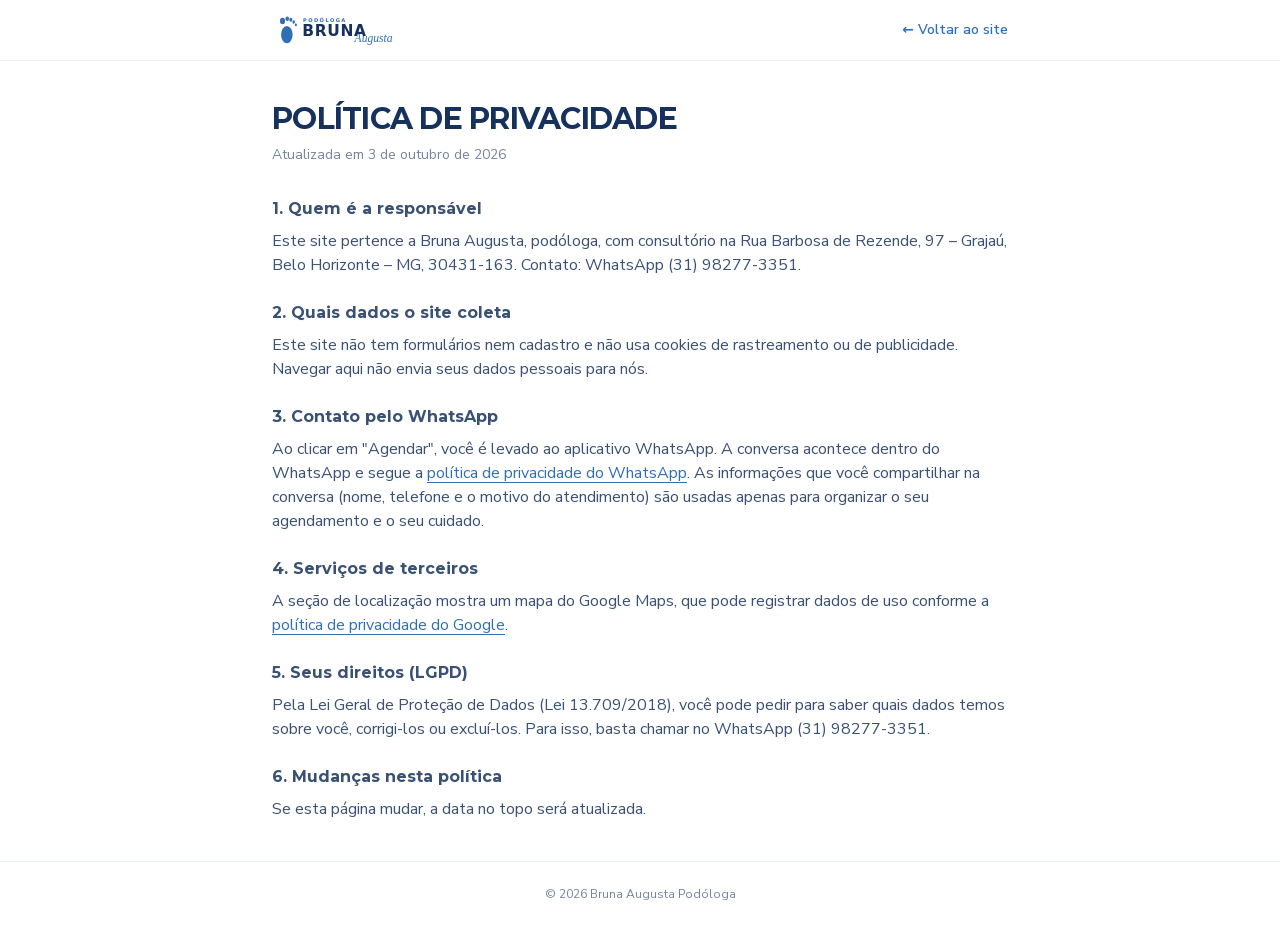
<file: politica-de-privacidade.html>
<!doctype html>
<html lang="pt-BR">
<head>
  <meta charset="utf-8">
  <meta name="viewport" content="width=device-width, initial-scale=1">
  <title>Política de privacidade | Bruna Augusta Podóloga</title>
  <meta name="description" content="Política de privacidade do site da Podóloga Bruna Augusta, Grajaú, Belo Horizonte.">
  <meta name="robots" content="noindex, follow">
  <link rel="canonical" href="https://www.podologabruna.com.br/politica-de-privacidade.html">
  <link rel="icon" href="favicon.svg" type="image/svg+xml">
  <link rel="stylesheet" href="assets/css/styles.css?v=48275c3">
</head>
<body>
<header class="border-b border-azul-claro bg-white">
  <div class="mx-auto flex max-w-3xl items-center justify-between px-4 py-3">
    <a href="./" aria-label="Voltar ao início"><img src="assets/img/logo.svg" alt="Logotipo Podóloga Bruna Augusta" width="150" height="42" class="h-9 w-auto"></a>
    <a href="./" class="text-sm font-semibold text-azul">← Voltar ao site</a>
  </div>
</header>

<main class="mx-auto max-w-3xl px-4 py-10">
  <h1 class="text-2xl md:text-3xl">Política de privacidade</h1>
  <p class="mt-2 text-sm text-marinho/60">Atualizada em 3 de outubro de 2026</p>

  <div class="mt-8 space-y-6 text-marinho/85">
    <section>
      <h2 class="text-base normal-case tracking-normal">1. Quem é a responsável</h2>
      <p class="mt-2">Este site pertence a Bruna Augusta, podóloga, com consultório na Rua Barbosa de Rezende, 97 – Grajaú, Belo Horizonte – MG, 30431-163. Contato: WhatsApp (31) 98277-3351.</p>
    </section>
    <section>
      <h2 class="text-base normal-case tracking-normal">2. Quais dados o site coleta</h2>
      <p class="mt-2">Este site não tem formulários nem cadastro e não usa cookies de rastreamento ou de publicidade. Navegar aqui não envia seus dados pessoais para nós.</p>
    </section>
    <section>
      <h2 class="text-base normal-case tracking-normal">3. Contato pelo WhatsApp</h2>
      <p class="mt-2">Ao clicar em "Agendar", você é levado ao aplicativo WhatsApp. A conversa acontece dentro do WhatsApp e segue a <a href="https://www.whatsapp.com/legal/privacy-policy" target="_blank" rel="noopener" class="text-azul underline underline-offset-4">política de privacidade do WhatsApp</a>. As informações que você compartilhar na conversa (nome, telefone e o motivo do atendimento) são usadas apenas para organizar o seu agendamento e o seu cuidado.</p>
    </section>
    <section>
      <h2 class="text-base normal-case tracking-normal">4. Serviços de terceiros</h2>
      <p class="mt-2">A seção de localização mostra um mapa do Google Maps, que pode registrar dados de uso conforme a <a href="https://policies.google.com/privacy?hl=pt-BR" target="_blank" rel="noopener" class="text-azul underline underline-offset-4">política de privacidade do Google</a>.</p>
    </section>
    <section>
      <h2 class="text-base normal-case tracking-normal">5. Seus direitos (LGPD)</h2>
      <p class="mt-2">Pela Lei Geral de Proteção de Dados (Lei 13.709/2018), você pode pedir para saber quais dados temos sobre você, corrigi-los ou excluí-los. Para isso, basta chamar no WhatsApp (31) 98277-3351.</p>
    </section>
    <section>
      <h2 class="text-base normal-case tracking-normal">6. Mudanças nesta política</h2>
      <p class="mt-2">Se esta página mudar, a data no topo será atualizada.</p>
    </section>
  </div>
</main>

<footer class="border-t border-azul-claro px-4 py-6 text-center text-xs text-marinho/60">© 2026 Bruna Augusta Podóloga</footer>
</body>
</html>
</file>
<file: assets/css/styles.css>
/*! tailwindcss v4.3.3 | MIT License | https://tailwindcss.com */
@layer properties{@supports (((-webkit-hyphens:none)) and (not (margin-trim:inline))) or ((-moz-orient:inline) and (not (color:rgb(from red r g b)))){*,:before,:after,::backdrop{--tw-rotate-x:initial;--tw-rotate-y:initial;--tw-rotate-z:initial;--tw-skew-x:initial;--tw-skew-y:initial;--tw-space-y-reverse:0;--tw-divide-y-reverse:0;--tw-border-style:solid;--tw-leading:initial;--tw-font-weight:initial;--tw-tracking:initial;--tw-shadow:0 0 #0000;--tw-shadow-color:initial;--tw-shadow-alpha:100%;--tw-inset-shadow:0 0 #0000;--tw-inset-shadow-color:initial;--tw-inset-shadow-alpha:100%;--tw-ring-color:initial;--tw-ring-shadow:0 0 #0000;--tw-inset-ring-color:initial;--tw-inset-ring-shadow:0 0 #0000;--tw-ring-inset:initial;--tw-ring-offset-width:0px;--tw-ring-offset-color:#fff;--tw-ring-offset-shadow:0 0 #0000;--tw-translate-x:0;--tw-translate-y:0;--tw-translate-z:0;--tw-blur:initial;--tw-brightness:initial;--tw-contrast:initial;--tw-grayscale:initial;--tw-hue-rotate:initial;--tw-invert:initial;--tw-opacity:initial;--tw-saturate:initial;--tw-sepia:initial;--tw-drop-shadow:initial;--tw-drop-shadow-color:initial;--tw-drop-shadow-alpha:100%;--tw-drop-shadow-size:initial}}}@layer theme{:root,:host{--font-sans:-apple-system, BlinkMacSystemFont, "Segoe UI", Roboto, "Helvetica Neue", "Noto Sans", Arial, sans-serif, "Apple Color Emoji", "Segoe UI Emoji", "Segoe UI Symbol", "Noto Color Emoji";--font-mono:ui-monospace, SFMono-Regular, Menlo, Monaco, Consolas, "Liberation Mono", "Courier New", monospace;--color-amber-400:oklch(82.8% .189 84.429);--color-white:#fff;--spacing:.25rem;--container-md:28rem;--container-lg:32rem;--container-xl:36rem;--container-2xl:42rem;--container-3xl:48rem;--container-6xl:72rem;--text-xs:.75rem;--text-xs--line-height:calc(1 / .75);--text-sm:.875rem;--text-sm--line-height:calc(1.25 / .875);--text-base:1rem;--text-base--line-height:calc(1.5 / 1);--text-lg:1.125rem;--text-lg--line-height:calc(1.75 / 1.125);--text-xl:1.25rem;--text-xl--line-height:calc(1.75 / 1.25);--text-2xl:1.5rem;--text-2xl--line-height:calc(2 / 1.5);--text-3xl:1.875rem;--text-3xl--line-height:calc(2.25 / 1.875);--text-4xl:2.25rem;--text-4xl--line-height:calc(2.5 / 2.25);--text-5xl:3rem;--text-5xl--line-height:1;--font-weight-normal:400;--font-weight-semibold:600;--font-weight-bold:700;--tracking-tight:-.025em;--tracking-normal:0em;--tracking-wide:.025em;--tracking-wider:.05em;--leading-tight:1.25;--leading-snug:1.375;--radius-xl:.75rem;--radius-2xl:1rem;--radius-3xl:1.5rem;--default-transition-duration:.15s;--default-transition-timing-function:cubic-bezier(.4, 0, .2, 1);--default-font-family:var(--font-sans);--default-mono-font-family:var(--font-mono);--color-marinho:#16325c;--color-azul:#2f6fb5;--color-azul-claro:#e8f1fa;--color-whats:#1faf5a;--font-titulo:"Montserrat", system-ui, sans-serif;--font-texto:"Nunito Sans", system-ui, sans-serif}}@layer base{*,:after,:before,::backdrop{box-sizing:border-box;border:0 solid;margin:0;padding:0}::file-selector-button{box-sizing:border-box;border:0 solid;margin:0;padding:0}html,:host{-webkit-text-size-adjust:100%;tab-size:4;line-height:1.5;font-family:var(--default-font-family,-apple-system, BlinkMacSystemFont, "Segoe UI", Roboto, "Helvetica Neue", "Noto Sans", Arial, sans-serif, "Apple Color Emoji", "Segoe UI Emoji", "Segoe UI Symbol", "Noto Color Emoji");font-feature-settings:var(--default-font-feature-settings,normal);font-variation-settings:var(--default-font-variation-settings,normal);-webkit-tap-highlight-color:transparent}hr{height:0;color:inherit;border-top-width:1px}abbr:where([title]){-webkit-text-decoration:underline dotted;text-decoration:underline dotted}h1,h2,h3,h4,h5,h6{font-size:inherit;font-weight:inherit}a{color:inherit;-webkit-text-decoration:inherit;-webkit-text-decoration:inherit;-webkit-text-decoration:inherit;text-decoration:inherit}b,strong{font-weight:bolder}code,kbd,samp,pre{font-family:var(--default-mono-font-family,ui-monospace, SFMono-Regular, Menlo, Monaco, Consolas, "Liberation Mono", "Courier New", monospace);font-feature-settings:var(--default-mono-font-feature-settings,normal);font-variation-settings:var(--default-mono-font-variation-settings,normal);font-size:1em}small{font-size:80%}sub,sup{vertical-align:baseline;font-size:75%;line-height:0;position:relative}sub{bottom:-.25em}sup{top:-.5em}table{text-indent:0;border-color:inherit;border-collapse:collapse}:-moz-focusring:where(:not(iframe)){outline:auto}progress{vertical-align:baseline}summary{display:list-item}ol,ul,menu{list-style:none}img,svg,video,canvas,audio,iframe,embed,object{vertical-align:middle;display:block}img,video{max-width:100%;height:auto}button,input,select,optgroup,textarea{font:inherit;font-feature-settings:inherit;font-variation-settings:inherit;letter-spacing:inherit;color:inherit;opacity:1;background-color:#0000;border-radius:0}::file-selector-button{font:inherit;font-feature-settings:inherit;font-variation-settings:inherit;letter-spacing:inherit;color:inherit;opacity:1;background-color:#0000;border-radius:0}:where(select:is([multiple],[size])) optgroup{font-weight:bolder}:where(select:is([multiple],[size])) optgroup option{padding-inline-start:20px}::file-selector-button{margin-inline-end:4px}::placeholder{opacity:1}@supports (not ((-webkit-appearance:-apple-pay-button))) or (contain-intrinsic-size:1px){::placeholder{color:currentColor}@supports (color:color-mix(in lab, red, red)){::placeholder{color:color-mix(in oklab, currentcolor 50%, transparent)}}}textarea{resize:vertical}::-webkit-search-decoration{-webkit-appearance:none}::-webkit-date-and-time-value{min-height:1lh;text-align:inherit}::-webkit-datetime-edit{display:inline-flex}::-webkit-datetime-edit-fields-wrapper{padding:0}::-webkit-datetime-edit{padding-block:0}::-webkit-datetime-edit-year-field{padding-block:0}::-webkit-datetime-edit-month-field{padding-block:0}::-webkit-datetime-edit-day-field{padding-block:0}::-webkit-datetime-edit-hour-field{padding-block:0}::-webkit-datetime-edit-minute-field{padding-block:0}::-webkit-datetime-edit-second-field{padding-block:0}::-webkit-datetime-edit-millisecond-field{padding-block:0}::-webkit-datetime-edit-meridiem-field{padding-block:0}::-webkit-calendar-picker-indicator{line-height:1}:-moz-ui-invalid{box-shadow:none}button,input:where([type=button],[type=reset],[type=submit]){appearance:button}::file-selector-button{appearance:button}::-webkit-inner-spin-button{height:auto}::-webkit-outer-spin-button{height:auto}[hidden]:where(:not([hidden=until-found])){display:none!important}html{scroll-behavior:smooth;scroll-padding-top:5rem}body{background-color:var(--color-white);font-family:var(--font-texto);color:var(--color-marinho);-webkit-font-smoothing:antialiased;-moz-osx-font-smoothing:grayscale}h1,h2,h3{font-family:var(--font-titulo);--tw-font-weight:var(--font-weight-bold);font-weight:var(--font-weight-bold);--tw-tracking:var(--tracking-tight);letter-spacing:var(--tracking-tight);text-transform:uppercase}}@layer components;@layer utilities{.sr-only{clip-path:inset(50%);white-space:nowrap;border-width:0;width:1px;height:1px;margin:-1px;padding:0;position:absolute;overflow:hidden}.absolute{position:absolute}.fixed{position:fixed}.relative{position:relative}.inset-0{inset:0}.inset-x-0{inset-inline:0}.top-0{top:0}.top-2{top:calc(var(--spacing) * 2)}.right-4{right:calc(var(--spacing) * 4)}.bottom-4{bottom:calc(var(--spacing) * 4)}.left-2{left:calc(var(--spacing) * 2)}.z-40{z-index:40}.container{width:100%}@media (min-width:40rem){.container{max-width:40rem}}@media (min-width:48rem){.container{max-width:48rem}}@media (min-width:64rem){.container{max-width:64rem}}@media (min-width:80rem){.container{max-width:80rem}}@media (min-width:96rem){.container{max-width:96rem}}.m-auto{margin:auto}.mx-auto{margin-inline:auto}.mt-1{margin-top:var(--spacing)}.mt-2{margin-top:calc(var(--spacing) * 2)}.mt-3{margin-top:calc(var(--spacing) * 3)}.mt-4{margin-top:calc(var(--spacing) * 4)}.mt-5{margin-top:calc(var(--spacing) * 5)}.mt-6{margin-top:calc(var(--spacing) * 6)}.mt-7{margin-top:calc(var(--spacing) * 7)}.mt-8{margin-top:calc(var(--spacing) * 8)}.mt-10{margin-top:calc(var(--spacing) * 10)}.mb-2{margin-bottom:calc(var(--spacing) * 2)}.ml-4{margin-left:calc(var(--spacing) * 4)}.ml-auto{margin-left:auto}.block{display:block}.flex{display:flex}.grid{display:grid}.hidden{display:none}.inline-flex{display:inline-flex}.aspect-\[2\/3\]{aspect-ratio:2/3}.aspect-\[3\/4\]{aspect-ratio:3/4}.aspect-\[4\/3\]{aspect-ratio:4/3}.aspect-\[4\/5\]{aspect-ratio:4/5}.h-3{height:calc(var(--spacing) * 3)}.h-4{height:calc(var(--spacing) * 4)}.h-5{height:calc(var(--spacing) * 5)}.h-6{height:calc(var(--spacing) * 6)}.h-7{height:calc(var(--spacing) * 7)}.h-9{height:calc(var(--spacing) * 9)}.h-10{height:calc(var(--spacing) * 10)}.h-14{height:calc(var(--spacing) * 14)}.h-28{height:calc(var(--spacing) * 28)}.h-72{height:calc(var(--spacing) * 72)}.h-full{height:100%}.max-h-\[85vh\]{max-height:85vh}.max-h-\[88vh\]{max-height:88vh}.min-h-\[280px\]{min-height:280px}.w-3{width:calc(var(--spacing) * 3)}.w-4{width:calc(var(--spacing) * 4)}.w-5{width:calc(var(--spacing) * 5)}.w-6{width:calc(var(--spacing) * 6)}.w-7{width:calc(var(--spacing) * 7)}.w-9{width:calc(var(--spacing) * 9)}.w-10{width:calc(var(--spacing) * 10)}.w-14{width:calc(var(--spacing) * 14)}.w-28{width:calc(var(--spacing) * 28)}.w-\[calc\(100vw-2rem\)\]{width:calc(100vw - 2rem)}.w-auto{width:auto}.w-fit{width:fit-content}.w-full{width:100%}.max-w-2xl{max-width:var(--container-2xl)}.max-w-3xl{max-width:var(--container-3xl)}.max-w-6xl{max-width:var(--container-6xl)}.max-w-lg{max-width:var(--container-lg)}.max-w-md{max-width:var(--container-md)}.max-w-xl{max-width:var(--container-xl)}.flex-1{flex:1}.shrink-0{flex-shrink:0}.transform{transform:var(--tw-rotate-x,) var(--tw-rotate-y,) var(--tw-rotate-z,) var(--tw-skew-x,) var(--tw-skew-y,)}.cursor-pointer{cursor:pointer}.list-none{list-style-type:none}.grid-cols-2{grid-template-columns:repeat(2,minmax(0,1fr))}.flex-col{flex-direction:column}.flex-wrap{flex-wrap:wrap}.place-items-center{place-items:center}.items-center{align-items:center}.items-start{align-items:flex-start}.justify-between{justify-content:space-between}.justify-center{justify-content:center}.gap-1{gap:var(--spacing)}.gap-1\.5{gap:calc(var(--spacing) * 1.5)}.gap-2{gap:calc(var(--spacing) * 2)}.gap-3{gap:calc(var(--spacing) * 3)}.gap-4{gap:calc(var(--spacing) * 4)}.gap-5{gap:calc(var(--spacing) * 5)}.gap-6{gap:calc(var(--spacing) * 6)}.gap-8{gap:calc(var(--spacing) * 8)}:where(.space-y-3>:not(:last-child)){--tw-space-y-reverse:0;margin-block-start:calc(calc(var(--spacing) * 3) * var(--tw-space-y-reverse));margin-block-end:calc(calc(var(--spacing) * 3) * calc(1 - var(--tw-space-y-reverse)))}:where(.space-y-6>:not(:last-child)){--tw-space-y-reverse:0;margin-block-start:calc(calc(var(--spacing) * 6) * var(--tw-space-y-reverse));margin-block-end:calc(calc(var(--spacing) * 6) * calc(1 - var(--tw-space-y-reverse)))}:where(.divide-y>:not(:last-child)){--tw-divide-y-reverse:0;border-bottom-style:var(--tw-border-style);border-top-style:var(--tw-border-style);border-top-width:calc(1px * var(--tw-divide-y-reverse));border-bottom-width:calc(1px * calc(1 - var(--tw-divide-y-reverse)))}:where(.divide-azul-claro>:not(:last-child)){border-color:var(--color-azul-claro)}.overflow-hidden{overflow:hidden}.overflow-y-auto{overflow-y:auto}.rounded-2xl{border-radius:var(--radius-2xl)}.rounded-3xl{border-radius:var(--radius-3xl)}.rounded-full{border-radius:3.40282e38px}.rounded-xl{border-radius:var(--radius-xl)}.rounded-t-xl{border-top-left-radius:var(--radius-xl);border-top-right-radius:var(--radius-xl)}.border{border-style:var(--tw-border-style);border-width:1px}.border-0{border-style:var(--tw-border-style);border-width:0}.border-2{border-style:var(--tw-border-style);border-width:2px}.border-y{border-block-style:var(--tw-border-style);border-block-width:1px}.border-t{border-top-style:var(--tw-border-style);border-top-width:1px}.border-b{border-bottom-style:var(--tw-border-style);border-bottom-width:1px}.border-azul-claro{border-color:var(--color-azul-claro)}.border-marinho\/20{border-color:#16325c33}@supports (color:color-mix(in lab, red, red)){.border-marinho\/20{border-color:color-mix(in oklab, var(--color-marinho) 20%, transparent)}}.bg-azul{background-color:var(--color-azul)}.bg-azul-claro{background-color:var(--color-azul-claro)}.bg-marinho{background-color:var(--color-marinho)}.bg-marinho\/85{background-color:#16325cd9}@supports (color:color-mix(in lab, red, red)){.bg-marinho\/85{background-color:color-mix(in oklab, var(--color-marinho) 85%, transparent)}}.bg-whats{background-color:var(--color-whats)}.bg-white{background-color:var(--color-white)}.object-cover{object-fit:cover}.object-top{object-position:top}.p-0{padding:0}.p-4{padding:calc(var(--spacing) * 4)}.p-5{padding:calc(var(--spacing) * 5)}.p-6{padding:calc(var(--spacing) * 6)}.px-2{padding-inline:calc(var(--spacing) * 2)}.px-2\.5{padding-inline:calc(var(--spacing) * 2.5)}.px-3{padding-inline:calc(var(--spacing) * 3)}.px-4{padding-inline:calc(var(--spacing) * 4)}.px-5{padding-inline:calc(var(--spacing) * 5)}.px-6{padding-inline:calc(var(--spacing) * 6)}.px-7{padding-inline:calc(var(--spacing) * 7)}.py-0\.5{padding-block:calc(var(--spacing) * .5)}.py-1{padding-block:var(--spacing)}.py-1\.5{padding-block:calc(var(--spacing) * 1.5)}.py-2{padding-block:calc(var(--spacing) * 2)}.py-2\.5{padding-block:calc(var(--spacing) * 2.5)}.py-3{padding-block:calc(var(--spacing) * 3)}.py-3\.5{padding-block:calc(var(--spacing) * 3.5)}.py-4{padding-block:calc(var(--spacing) * 4)}.py-6{padding-block:calc(var(--spacing) * 6)}.py-7{padding-block:calc(var(--spacing) * 7)}.py-10{padding-block:calc(var(--spacing) * 10)}.py-12{padding-block:calc(var(--spacing) * 12)}.py-14{padding-block:calc(var(--spacing) * 14)}.pt-3{padding-top:calc(var(--spacing) * 3)}.pt-20{padding-top:calc(var(--spacing) * 20)}.pb-0{padding-bottom:0}.text-center{text-align:center}.text-left{text-align:left}.text-right{text-align:right}.font-texto{font-family:var(--font-texto)}.font-titulo{font-family:var(--font-titulo)}.text-2xl{font-size:var(--text-2xl);line-height:var(--tw-leading,var(--text-2xl--line-height))}.text-3xl{font-size:var(--text-3xl);line-height:var(--tw-leading,var(--text-3xl--line-height))}.text-base{font-size:var(--text-base);line-height:var(--tw-leading,var(--text-base--line-height))}.text-lg{font-size:var(--text-lg);line-height:var(--tw-leading,var(--text-lg--line-height))}.text-sm{font-size:var(--text-sm);line-height:var(--tw-leading,var(--text-sm--line-height))}.text-xl{font-size:var(--text-xl);line-height:var(--tw-leading,var(--text-xl--line-height))}.text-xs{font-size:var(--text-xs);line-height:var(--tw-leading,var(--text-xs--line-height))}.text-\[11px\]{font-size:11px}.leading-snug{--tw-leading:var(--leading-snug);line-height:var(--leading-snug)}.leading-tight{--tw-leading:var(--leading-tight);line-height:var(--leading-tight)}.font-bold{--tw-font-weight:var(--font-weight-bold);font-weight:var(--font-weight-bold)}.font-normal{--tw-font-weight:var(--font-weight-normal);font-weight:var(--font-weight-normal)}.font-semibold{--tw-font-weight:var(--font-weight-semibold);font-weight:var(--font-weight-semibold)}.tracking-\[0\.2em\]{--tw-tracking:.2em;letter-spacing:.2em}.tracking-\[0\.18em\]{--tw-tracking:.18em;letter-spacing:.18em}.tracking-normal{--tw-tracking:var(--tracking-normal);letter-spacing:var(--tracking-normal)}.tracking-wide{--tw-tracking:var(--tracking-wide);letter-spacing:var(--tracking-wide)}.tracking-wider{--tw-tracking:var(--tracking-wider);letter-spacing:var(--tracking-wider)}.whitespace-nowrap{white-space:nowrap}.text-amber-400{color:var(--color-amber-400)}.text-azul{color:var(--color-azul)}.text-marinho{color:var(--color-marinho)}.text-marinho\/60{color:#16325c99}@supports (color:color-mix(in lab, red, red)){.text-marinho\/60{color:color-mix(in oklab, var(--color-marinho) 60%, transparent)}}.text-marinho\/70{color:#16325cb3}@supports (color:color-mix(in lab, red, red)){.text-marinho\/70{color:color-mix(in oklab, var(--color-marinho) 70%, transparent)}}.text-marinho\/75{color:#16325cbf}@supports (color:color-mix(in lab, red, red)){.text-marinho\/75{color:color-mix(in oklab, var(--color-marinho) 75%, transparent)}}.text-marinho\/80{color:#16325ccc}@supports (color:color-mix(in lab, red, red)){.text-marinho\/80{color:color-mix(in oklab, var(--color-marinho) 80%, transparent)}}.text-marinho\/85{color:#16325cd9}@supports (color:color-mix(in lab, red, red)){.text-marinho\/85{color:color-mix(in oklab, var(--color-marinho) 85%, transparent)}}.text-whats{color:var(--color-whats)}.text-white{color:var(--color-white)}.text-white\/80{color:#fffc}@supports (color:color-mix(in lab, red, red)){.text-white\/80{color:color-mix(in oklab, var(--color-white) 80%, transparent)}}.normal-case{text-transform:none}.uppercase{text-transform:uppercase}.italic{font-style:italic}.not-italic{font-style:normal}.underline{text-decoration-line:underline}.underline-offset-4{text-underline-offset:4px}.shadow-2xl{--tw-shadow:0 25px 50px -12px var(--tw-shadow-color,#00000040);box-shadow:var(--tw-inset-shadow), var(--tw-inset-ring-shadow), var(--tw-ring-offset-shadow), var(--tw-ring-shadow), var(--tw-shadow)}.shadow-lg{--tw-shadow:0 10px 15px -3px var(--tw-shadow-color,#0000001a), 0 4px 6px -4px var(--tw-shadow-color,#0000001a);box-shadow:var(--tw-inset-shadow), var(--tw-inset-ring-shadow), var(--tw-ring-offset-shadow), var(--tw-ring-shadow), var(--tw-shadow)}.shadow-md{--tw-shadow:0 4px 6px -1px var(--tw-shadow-color,#0000001a), 0 2px 4px -2px var(--tw-shadow-color,#0000001a);box-shadow:var(--tw-inset-shadow), var(--tw-inset-ring-shadow), var(--tw-ring-offset-shadow), var(--tw-ring-shadow), var(--tw-shadow)}.shadow-xl{--tw-shadow:0 20px 25px -5px var(--tw-shadow-color,#0000001a), 0 8px 10px -6px var(--tw-shadow-color,#0000001a);box-shadow:var(--tw-inset-shadow), var(--tw-inset-ring-shadow), var(--tw-ring-offset-shadow), var(--tw-ring-shadow), var(--tw-shadow)}.shadow-azul\/30{--tw-shadow-color:#2f6fb54d}@supports (color:color-mix(in lab, red, red)){.shadow-azul\/30{--tw-shadow-color:color-mix(in oklab, color-mix(in oklab, var(--color-azul) 30%, transparent) var(--tw-shadow-alpha), transparent)}}.transition{transition-property:color,background-color,border-color,outline-color,text-decoration-color,fill,stroke,--tw-gradient-from,--tw-gradient-via,--tw-gradient-to,opacity,box-shadow,transform,translate,scale,rotate,filter,-webkit-backdrop-filter,backdrop-filter,display,content-visibility,overlay,pointer-events;transition-timing-function:var(--tw-ease,var(--default-transition-timing-function));transition-duration:var(--tw-duration,var(--default-transition-duration))}.transition-shadow{transition-property:box-shadow;transition-timing-function:var(--tw-ease,var(--default-transition-timing-function));transition-duration:var(--tw-duration,var(--default-transition-duration))}.outline-none{--tw-outline-style:none;outline-style:none}.group-open\:rotate-45:is(:where(.group):is([open],:popover-open,:open) *){rotate:45deg}.backdrop\:bg-marinho\/60::backdrop{background-color:#16325c99}@supports (color:color-mix(in lab, red, red)){.backdrop\:bg-marinho\/60::backdrop{background-color:color-mix(in oklab, var(--color-marinho) 60%, transparent)}}@media (hover:hover){.hover\:-translate-y-0\.5:hover{--tw-translate-y:calc(var(--spacing) * -.5);translate:var(--tw-translate-x) var(--tw-translate-y)}.hover\:border-marinho:hover{border-color:var(--color-marinho)}.hover\:bg-azul:hover{background-color:var(--color-azul)}.hover\:bg-azul-claro:hover{background-color:var(--color-azul-claro)}.hover\:bg-marinho:hover{background-color:var(--color-marinho)}.hover\:text-azul:hover{color:var(--color-azul)}.hover\:text-white:hover{color:var(--color-white)}.hover\:shadow-lg:hover{--tw-shadow:0 10px 15px -3px var(--tw-shadow-color,#0000001a), 0 4px 6px -4px var(--tw-shadow-color,#0000001a);box-shadow:var(--tw-inset-shadow), var(--tw-inset-ring-shadow), var(--tw-ring-offset-shadow), var(--tw-ring-shadow), var(--tw-shadow)}.hover\:brightness-95:hover{--tw-brightness:brightness(95%);filter:var(--tw-blur,) var(--tw-brightness,) var(--tw-contrast,) var(--tw-grayscale,) var(--tw-hue-rotate,) var(--tw-invert,) var(--tw-saturate,) var(--tw-sepia,) var(--tw-drop-shadow,)}}.focus\:border-azul:focus,.has-\[\:checked\]\:border-azul:has(:checked){border-color:var(--color-azul)}.has-\[\:checked\]\:bg-azul:has(:checked){background-color:var(--color-azul)}.has-\[\:checked\]\:text-white:has(:checked){color:var(--color-white)}@media (min-width:40rem){.sm\:w-auto{width:auto}.sm\:grid-cols-2{grid-template-columns:repeat(2,minmax(0,1fr))}.sm\:grid-cols-3{grid-template-columns:repeat(3,minmax(0,1fr))}.sm\:flex-row{flex-direction:row}}@media (min-width:48rem){.md\:right-6{right:calc(var(--spacing) * 6)}.md\:bottom-6{bottom:calc(var(--spacing) * 6)}.md\:ml-0{margin-left:0}.md\:ml-4{margin-left:calc(var(--spacing) * 4)}.md\:flex{display:flex}.md\:hidden{display:none}.md\:aspect-auto{aspect-ratio:auto}.md\:h-10{height:calc(var(--spacing) * 10)}.md\:min-h-\[560px\]{min-height:560px}.md\:grid-cols-2{grid-template-columns:repeat(2,minmax(0,1fr))}.md\:grid-cols-3{grid-template-columns:repeat(3,minmax(0,1fr))}.md\:grid-cols-\[1\.1fr_1fr\]{grid-template-columns:1.1fr 1fr}.md\:grid-cols-\[1\.3fr_1fr\]{grid-template-columns:1.3fr 1fr}.md\:grid-cols-\[1fr_1\.2fr\]{grid-template-columns:1fr 1.2fr}.md\:grid-cols-\[1fr_1\.4fr\]{grid-template-columns:1fr 1.4fr}.md\:flex-row{flex-direction:row}.md\:items-center{align-items:center}.md\:items-end{align-items:flex-end}.md\:justify-between{justify-content:space-between}.md\:gap-4{gap:calc(var(--spacing) * 4)}.md\:gap-10{gap:calc(var(--spacing) * 10)}.md\:gap-12{gap:calc(var(--spacing) * 12)}.md\:p-8{padding:calc(var(--spacing) * 8)}.md\:p-10{padding:calc(var(--spacing) * 10)}.md\:px-10{padding-inline:calc(var(--spacing) * 10)}.md\:py-10{padding-block:calc(var(--spacing) * 10)}.md\:py-14{padding-block:calc(var(--spacing) * 14)}.md\:py-16{padding-block:calc(var(--spacing) * 16)}.md\:py-20{padding-block:calc(var(--spacing) * 20)}.md\:pt-24{padding-top:calc(var(--spacing) * 24)}.md\:text-3xl{font-size:var(--text-3xl);line-height:var(--tw-leading,var(--text-3xl--line-height))}.md\:text-4xl{font-size:var(--text-4xl);line-height:var(--tw-leading,var(--text-4xl--line-height))}.md\:text-base{font-size:var(--text-base);line-height:var(--tw-leading,var(--text-base--line-height))}.md\:text-lg{font-size:var(--text-lg);line-height:var(--tw-leading,var(--text-lg--line-height))}.md\:text-sm{font-size:var(--text-sm);line-height:var(--tw-leading,var(--text-sm--line-height))}.md\:text-xl{font-size:var(--text-xl);line-height:var(--tw-leading,var(--text-xl--line-height))}.md\:whitespace-nowrap{white-space:nowrap}.md\:opacity-0{opacity:0}.md\:transition{transition-property:color,background-color,border-color,outline-color,text-decoration-color,fill,stroke,--tw-gradient-from,--tw-gradient-via,--tw-gradient-to,opacity,box-shadow,transform,translate,scale,rotate,filter,-webkit-backdrop-filter,backdrop-filter,display,content-visibility,overlay,pointer-events;transition-timing-function:var(--tw-ease,var(--default-transition-timing-function));transition-duration:var(--tw-duration,var(--default-transition-duration))}@media (hover:hover){.md\:group-hover\:opacity-100:is(:where(.group):hover *){opacity:1}}}@media (min-width:64rem){.lg\:grid-cols-4{grid-template-columns:repeat(4,minmax(0,1fr))}.lg\:p-12{padding:calc(var(--spacing) * 12)}.lg\:px-6{padding-inline:calc(var(--spacing) * 6)}.lg\:text-5xl{font-size:var(--text-5xl);line-height:var(--tw-leading,var(--text-5xl--line-height))}}@media (min-width:80rem){.xl\:flex{display:flex}}}@font-face{font-family:Montserrat;font-style:normal;font-weight:600 800;font-display:swap;src:url(../fonts/montserrat.woff2)format("woff2")}@font-face{font-family:Nunito Sans;font-style:normal;font-weight:400 700;font-display:swap;src:url(../fonts/nunito-sans.woff2)format("woff2")}@keyframes girar{to{transform:rotate(360deg)}}.selo-girando{will-change:transform;transform-origin:50%;animation:18s linear infinite girar}@media (prefers-reduced-motion:reduce){.selo-girando{animation:none}html{scroll-behavior:auto}}#triagem[open]{animation:.18s ease-out aparecer}@keyframes aparecer{0%{opacity:0;transform:scale(.97)}}@media (prefers-reduced-motion:reduce){#triagem[open]{animation:none}}@property --tw-rotate-x{syntax:"*";inherits:false}@property --tw-rotate-y{syntax:"*";inherits:false}@property --tw-rotate-z{syntax:"*";inherits:false}@property --tw-skew-x{syntax:"*";inherits:false}@property --tw-skew-y{syntax:"*";inherits:false}@property --tw-space-y-reverse{syntax:"*";inherits:false;initial-value:0}@property --tw-divide-y-reverse{syntax:"*";inherits:false;initial-value:0}@property --tw-border-style{syntax:"*";inherits:false;initial-value:solid}@property --tw-leading{syntax:"*";inherits:false}@property --tw-font-weight{syntax:"*";inherits:false}@property --tw-tracking{syntax:"*";inherits:false}@property --tw-shadow{syntax:"*";inherits:false;initial-value:0 0 #0000}@property --tw-shadow-color{syntax:"*";inherits:false}@property --tw-shadow-alpha{syntax:"<percentage>";inherits:false;initial-value:100%}@property --tw-inset-shadow{syntax:"*";inherits:false;initial-value:0 0 #0000}@property --tw-inset-shadow-color{syntax:"*";inherits:false}@property --tw-inset-shadow-alpha{syntax:"<percentage>";inherits:false;initial-value:100%}@property --tw-ring-color{syntax:"*";inherits:false}@property --tw-ring-shadow{syntax:"*";inherits:false;initial-value:0 0 #0000}@property --tw-inset-ring-color{syntax:"*";inherits:false}@property --tw-inset-ring-shadow{syntax:"*";inherits:false;initial-value:0 0 #0000}@property --tw-ring-inset{syntax:"*";inherits:false}@property --tw-ring-offset-width{syntax:"<length>";inherits:false;initial-value:0}@property --tw-ring-offset-color{syntax:"*";inherits:false;initial-value:#fff}@property --tw-ring-offset-shadow{syntax:"*";inherits:false;initial-value:0 0 #0000}@property --tw-translate-x{syntax:"*";inherits:false;initial-value:0}@property --tw-translate-y{syntax:"*";inherits:false;initial-value:0}@property --tw-translate-z{syntax:"*";inherits:false;initial-value:0}@property --tw-blur{syntax:"*";inherits:false}@property --tw-brightness{syntax:"*";inherits:false}@property --tw-contrast{syntax:"*";inherits:false}@property --tw-grayscale{syntax:"*";inherits:false}@property --tw-hue-rotate{syntax:"*";inherits:false}@property --tw-invert{syntax:"*";inherits:false}@property --tw-opacity{syntax:"*";inherits:false}@property --tw-saturate{syntax:"*";inherits:false}@property --tw-sepia{syntax:"*";inherits:false}@property --tw-drop-shadow{syntax:"*";inherits:false}@property --tw-drop-shadow-color{syntax:"*";inherits:false}@property --tw-drop-shadow-alpha{syntax:"<percentage>";inherits:false;initial-value:100%}@property --tw-drop-shadow-size{syntax:"*";inherits:false}
</file>
